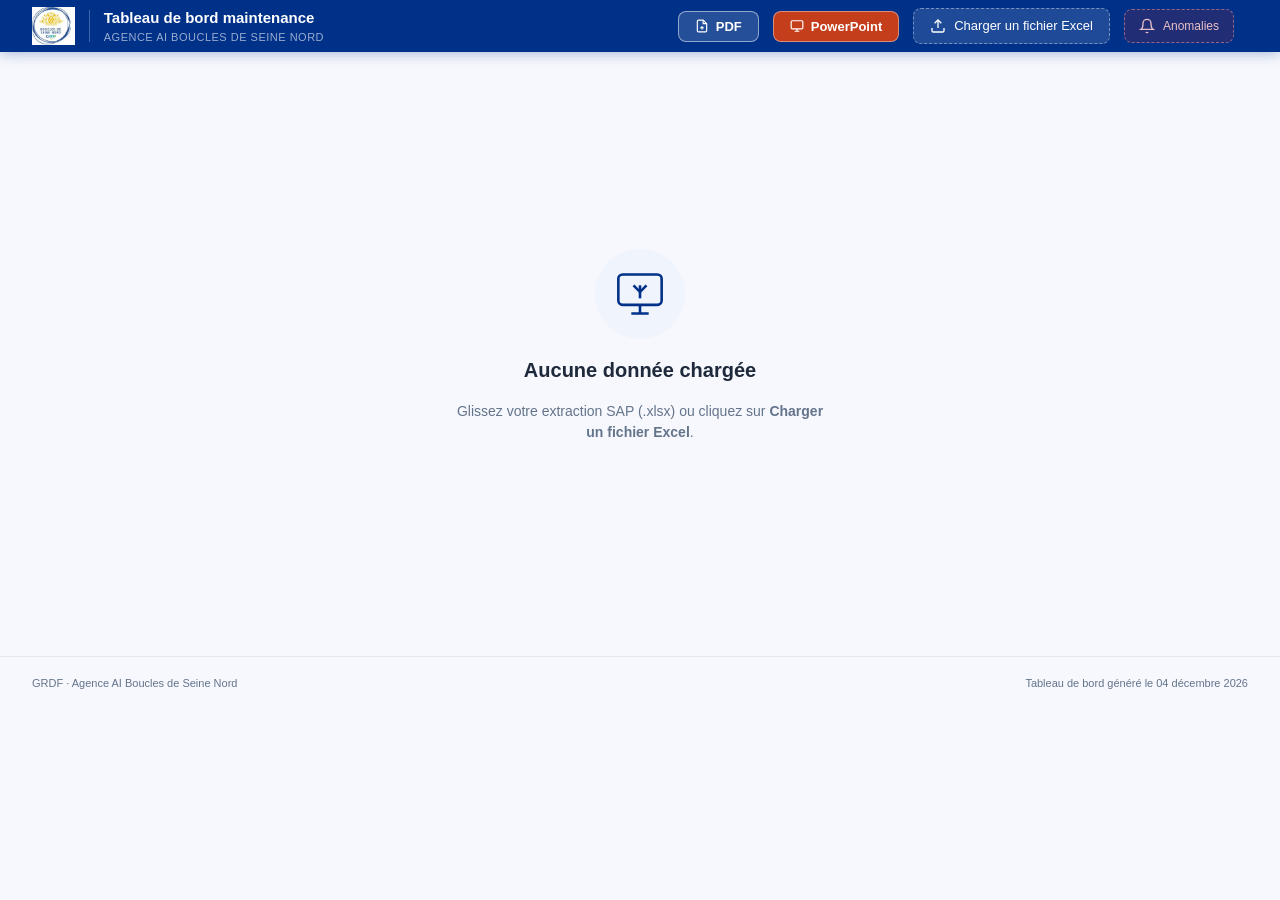
<file: index.html>
<!DOCTYPE html>
<html lang="fr">
<head>
  <meta charset="UTF-8"/>
  <meta name="viewport" content="width=device-width, initial-scale=1.0, minimum-scale=1.0"/>
  <title>GRDF — Tableau de bord maintenance</title>
  <link rel="icon" type="image/png" href="logo.png"/>
  <link rel="stylesheet" href="style.css"/>
  <script src="vendor/xlsx.full.min.js"></script>
  <script src="vendor/chart.umd.min.js"></script>
  <script src="vendor/jspdf.umd.min.js"></script>
  <script src="vendor/html2canvas.min.js"></script>
  <script src="vendor/pptxgen.bundle.js"></script>
</head>
<body>

<header>
  <div class="header-left">
    <div class="logo-block">
      <img src="logo-white.png" alt="Boucles de Seine Nord GRDF" class="logo-img"/>
      <div class="logo-sep"></div>
      <div class="header-titles">
        <span class="header-title">Tableau de bord maintenance</span>
        <span class="header-sub">Agence AI Boucles de Seine Nord</span>
      </div>
    </div>
  </div>
  <div class="header-right">
    <button class="btn-pdf" onclick="exportPDF()">
      <svg width="14" height="14" viewBox="0 0 24 24" fill="none" stroke="currentColor" stroke-width="2"><path d="M14 2H6a2 2 0 0 0-2 2v16a2 2 0 0 0 2 2h12a2 2 0 0 0 2-2V8z"/><polyline points="14 2 14 8 20 8"/><line x1="12" y1="12" x2="12" y2="18"/><line x1="9" y1="15" x2="15" y2="15"/></svg>
      PDF
    </button>
    <button class="btn-pptx" onclick="exportPPTX()">
      <svg width="14" height="14" viewBox="0 0 24 24" fill="none" stroke="currentColor" stroke-width="2"><rect x="2" y="3" width="20" height="14" rx="2"/><path d="M8 21h8M12 17v4"/></svg>
      PowerPoint
    </button>
    <div id="file-drop-zone" onclick="document.getElementById('fileInput').click()">
      <svg width="16" height="16" viewBox="0 0 24 24" fill="none" stroke="currentColor" stroke-width="2"><path d="M21 15v4a2 2 0 0 1-2 2H5a2 2 0 0 1-2-2v-4"/><polyline points="17 8 12 3 7 8"/><line x1="12" y1="3" x2="12" y2="15"/></svg>
      <span id="drop-label">Charger un fichier Excel</span>
    </div>
    <input type="file" id="fileInput" accept=".xlsx,.xls" style="display:none" onchange="loadFile(this)"/>
    <div id="file-avis-drop-zone" onclick="document.getElementById('fileAvisInput').click()">
      <svg width="16" height="16" viewBox="0 0 24 24" fill="none" stroke="currentColor" stroke-width="2"><path d="M18 8A6 6 0 0 0 6 8c0 7-3 9-3 9h18s-3-2-3-9"/><path d="M13.73 21a2 2 0 0 1-3.46 0"/></svg>
      <span id="drop-avis-label">Anomalies</span>
    </div>
    <input type="file" id="fileAvisInput" accept=".xlsx,.xls" style="display:none" onchange="loadAvisFile(this)"/>
    <div id="file-meta"></div>
  </div>
</header>

<main id="app">

  <div id="empty-state">
    <div class="empty-icon">
      <svg width="52" height="52" viewBox="0 0 24 24" fill="none" stroke="currentColor" stroke-width="1.2"><rect x="2" y="3" width="20" height="14" rx="2"/><path d="M8 21h8M12 17v4"/><path d="M9 8l3 3 3-3"/><line x1="12" y1="8" x2="12" y2="14"/></svg>
    </div>
    <h2>Aucune donnée chargée</h2>
    <p>Glissez votre extraction SAP (.xlsx) ou cliquez sur <strong>Charger un fichier Excel</strong>.</p>
  </div>

  <div id="dashboard" style="display:none">

    <!-- BARRE ONGLETS + FILTRES -->
    <div class="mode-tabs-bar">
      <div class="mode-tabs">
        <button class="mode-tab active" id="tab-prev" onclick="setMode('preventif')">
          <svg width="14" height="14" viewBox="0 0 24 24" fill="none" stroke="currentColor" stroke-width="2"><path d="M9 12l2 2 4-4"/><circle cx="12" cy="12" r="10"/></svg>
          Préventif
          <span class="mode-tab-count" id="tab-prev-count">—</span>
        </button>
        <button class="mode-tab" id="tab-cor" onclick="setMode('correctif')">
          <svg width="14" height="14" viewBox="0 0 24 24" fill="none" stroke="currentColor" stroke-width="2"><path d="M10.29 3.86L1.82 18a2 2 0 0 0 1.71 3h16.94a2 2 0 0 0 1.71-3L13.71 3.86a2 2 0 0 0-3.42 0z"/><line x1="12" y1="9" x2="12" y2="13"/><line x1="12" y1="17" x2="12.01" y2="17"/></svg>
          Correctif
          <span class="mode-tab-count mode-tab-count-cor" id="tab-cor-count">—</span>
        </button>
        <button class="mode-tab mode-tab-avis" id="tab-avis" onclick="setMode('avis')">
          <svg width="14" height="14" viewBox="0 0 24 24" fill="none" stroke="currentColor" stroke-width="2"><path d="M18 8A6 6 0 0 0 6 8c0 7-3 9-3 9h18s-3-2-3-9"/><path d="M13.73 21a2 2 0 0 1-3.46 0"/></svg>
          Anomalies
          <span class="mode-tab-count mode-tab-count-avis" id="tab-avis-count">—</span>
        </button>
      </div>
      <div class="mode-tabs-right">
        <div class="filter-inline-group">
          <label>Entité</label>
          <select id="filter-entite" onchange="applyFilters()"><option value="">Toutes</option></select>
        </div>
        <div class="filter-inline-group">
          <label>Type d'ouvrage</label>
          <select id="filter-ouvrage" onchange="applyFilters()"><option value="">Tous</option></select>
        </div>
        <button class="btn-reset-sm" onclick="resetFilters()" title="Réinitialiser les filtres">↺ Réinitialiser</button>
        <div class="extraction-badge" id="extraction-badge" style="display:none">
          <svg width="12" height="12" viewBox="0 0 24 24" fill="none" stroke="currentColor" stroke-width="2"><circle cx="12" cy="12" r="10"/><polyline points="12 6 12 12 16 14"/></svg>
          <span id="extraction-date">—</span>
        </div>
      </div>
    </div>

    <!-- ══ VUE PRÉVENTIF ══ -->
    <div id="view-preventif">

      <section class="kpis">
        <div class="kpi kpi-blue"><span class="kpi-value" id="kpi-total">—</span><span class="kpi-label">Total OT</span></div>
        <div class="kpi kpi-green"><span class="kpi-value" id="kpi-taux">—</span><span class="kpi-label">Taux de clôture</span></div>
        <div class="kpi kpi-orange"><span class="kpi-value" id="kpi-retard">—</span><span class="kpi-label">OT en retard</span></div>
        <div class="kpi kpi-red"><span class="kpi-value" id="kpi-anomalie">—</span><span class="kpi-label">Terminés avec anomalie</span></div>
        <div class="kpi kpi-gray"><span class="kpi-value" id="kpi-encours">—</span><span class="kpi-label">En cours</span></div>
        <div class="kpi kpi-purple"><span class="kpi-value" id="kpi-attente">—</span><span class="kpi-label">Attente traitement référent</span></div>
      </section>

      <section class="chart-card gauges-section" id="section-gauges">
        <div class="chart-header">
          <span class="chart-title">Avancement par type d'ouvrage</span>
          <span class="chart-legend-hint">🟢 ≥90%&nbsp;&nbsp;🟠 60–90%&nbsp;&nbsp;🔴 &lt;60%</span>
        </div>
        <div id="gauges-container" class="gauges-grid"></div>
      </section>

      <section class="chart-card plan-section" id="section-plan">
        <div class="chart-header">
          <div class="plan-header-left">
            <span class="chart-title">Suivi du plan d'activité — Réel vs Théorique</span>
            <span class="plan-scope">Périmètre : BRC · Robinets · PDL · PDR · SIN</span>
          </div>
          <div class="plan-header-right">
            <div class="plan-zoom-group">
              <button class="plan-zoom-btn" onclick="setPlanZoom(10)">S±10</button>
              <button class="plan-zoom-btn" onclick="setPlanZoom(20)">S±20</button>
              <button class="plan-zoom-btn active" onclick="setPlanZoom(0)">Année</button>
            </div>
            <div id="plan-alert" class="plan-alert plan-alert-ok">—</div>
          </div>
        </div>
        <div class="plan-kpis">
          <div class="plan-kpi"><span class="plan-kpi-value" id="plan-kpi-theorique">—</span><span class="plan-kpi-label" id="plan-kpi-label-theo">Plan cumulé · objectif annuel : — OT</span></div>
          <div class="plan-kpi"><span class="plan-kpi-value plan-kpi-green" id="plan-kpi-realise">—</span><span class="plan-kpi-label">OT réalisés (périmètre plan)</span></div>
          <div class="plan-kpi"><span class="plan-kpi-value" id="plan-kpi-pct">—</span><span class="plan-kpi-label">% Réalisation du plan</span></div>
          <div class="plan-kpi"><span class="plan-kpi-value" id="plan-kpi-ecart">—</span><span class="plan-kpi-label">Écart (réel − plan)</span></div>
        </div>
        <div class="plan-chart-wrap"><canvas id="chartPlanActivite"></canvas></div>
      </section>

      <section class="charts-row-2" id="section-charts">
        <div class="chart-card">
          <div class="chart-header"><span class="chart-title">Répartition des statuts</span></div>
          <div class="chart-body chart-body-donut"><canvas id="chartStatut"></canvas></div>
        </div>
        <div class="chart-card">
          <div class="chart-header"><span class="chart-title">Fait vs Reste à faire — par type d'ouvrage</span></div>
          <div class="chart-body chart-body-bar"><canvas id="chartOuvrageBar"></canvas></div>
        </div>
      </section>

      <section class="table-section">
        <div class="table-header">
          <span class="table-title" id="table-section-title">OT en retard</span>
          <div class="table-actions">
            <div class="tab-group">
              <button class="tab-btn active" data-mode="retard"   onclick="setTableMode('retard')">🔴 En retard</button>
              <button class="tab-btn"        data-mode="afaire"   onclick="setTableMode('afaire')">🔵 Reste à faire</button>
              <button class="tab-btn"        data-mode="attente"  onclick="setTableMode('attente')">⏳ Attente référent</button>
              <button class="tab-btn"        data-mode="incohere" onclick="setTableMode('incohere')">⚠️ Incohérences</button>
              <button class="tab-btn"        data-mode="termine"  onclick="setTableMode('termine')">✅ Terminés</button>
              <button class="tab-btn"        data-mode="all"      onclick="setTableMode('all')">📋 Tous</button>
            </div>
            <button class="btn-excel" onclick="exportExcel()">
              <svg width="13" height="13" viewBox="0 0 24 24" fill="none" stroke="currentColor" stroke-width="2"><path d="M14 2H6a2 2 0 0 0-2 2v16a2 2 0 0 0 2 2h12a2 2 0 0 0 2-2V8z"/><polyline points="14 2 14 8 20 8"/><line x1="8" y1="13" x2="16" y2="13"/><line x1="8" y1="17" x2="16" y2="17"/><line x1="10" y1="9" x2="8" y2="9"/></svg>
              Exporter Excel
            </button>
          </div>
        </div>
        <div class="table-wrapper">
          <div class="table-search-bar">
            <svg width="13" height="13" viewBox="0 0 24 24" fill="none" stroke="#94a3b8" stroke-width="2"><circle cx="11" cy="11" r="8"/><line x1="21" y1="21" x2="16.65" y2="16.65"/></svg>
            <input class="table-search-input" id="search-prev" type="text" placeholder="Rechercher dans les colonnes…" oninput="filterTableSearch('prev')"/>
            <button class="table-search-clear" onclick="clearTableSearch('prev')">✕ Effacer</button>
            <span class="table-result-count" id="search-prev-count"></span>
          </div>
          <table id="table-retard">
            <thead><tr>
              <th class="sortable" data-sort="numSAP" onclick="sortTable('prev',this,'numSAP','str')">N° SAP</th>
              <th class="sortable" data-sort="ordre" onclick="sortTable('prev',this,'ordre','str')">Libellé ordre</th>
              <th class="sortable" data-sort="ouvrage" onclick="sortTable('prev',this,'ouvrage','str')">Type d'ouvrage</th>
              <th class="sortable" data-sort="typeTravail" onclick="sortTable('prev',this,'typeTravail','str')">Type de travail</th>
              <th class="sortable" data-sort="nature" onclick="sortTable('prev',this,'nature','str')">Nature</th>
              <th class="sortable" data-sort="statut" onclick="sortTable('prev',this,'statut','str')">Statut terrain</th>
              <th class="sortable" data-sort="statutOrdre" onclick="sortTable('prev',this,'statutOrdre','str')">Statut ordre</th>
              <th class="sortable" data-sort="entite" onclick="sortTable('prev',this,'entite','str')">Entité</th>
              <th class="sortable" data-sort="ville" onclick="sortTable('prev',this,'ville','str')">Ville</th>
              <th class="sortable" data-sort="dateRef" onclick="sortTable('prev',this,'dateRef','date')">Date référence</th>
            </tr></thead>
            <tbody id="table-retard-body"></tbody>
          </table>
        </div>
      </section>

    </div><!-- /view-preventif -->

    <!-- ══ VUE CORRECTIF ══ -->
    <div id="view-correctif" style="display:none">

      <!-- KPIs -->
      <section class="kpis kpis-cor">
        <div class="kpi kpi-blue"><span class="kpi-value" id="cor-kpi-total">—</span><span class="kpi-label">Total OT correctifs</span></div>
        <div class="kpi kpi-red"><span class="kpi-value" id="cor-kpi-ouverts">—</span><span class="kpi-label">OT ouverts</span></div>
        <div class="kpi kpi-green"><span class="kpi-value" id="cor-kpi-clotures">—</span><span class="kpi-label">OT clôturés</span></div>
        <div class="kpi kpi-orange"><span class="kpi-value" id="cor-kpi-taux">—</span><span class="kpi-label">Taux de clôture</span></div>
        <div class="kpi kpi-red"><span class="kpi-value" id="cor-kpi-depasses">—</span><span class="kpi-label">Dépassés &gt; 1 mois</span></div>
        <div class="kpi kpi-purple"><span class="kpi-value" id="cor-kpi-anomalies">—</span><span class="kpi-label">Terminés avec anomalie</span></div>
      </section>

      <!-- ANCIENNETÉ + RÉPARTITIONS -->
      <section class="charts-row-3">

        <div class="chart-card">
          <div class="chart-header">
            <span class="chart-title">Ancienneté des OT ouverts</span>
            <span class="chart-legend-hint">Depuis la date de référence</span>
          </div>
          <div class="cor-tranches">
            <div class="cor-tranche cor-tranche-low">
              <div class="cor-tranche-val" id="cor-t1-val">—</div>
              <div class="cor-tranche-pct" id="cor-t1-pct">—</div>
              <div class="cor-tranche-label">1 à 3 mois</div>
            </div>
            <div class="cor-tranche cor-tranche-warn">
              <div class="cor-tranche-val" id="cor-t2-val">—</div>
              <div class="cor-tranche-pct" id="cor-t2-pct">—</div>
              <div class="cor-tranche-label">6 à 12 mois</div>
            </div>
            <div class="cor-tranche cor-tranche-danger">
              <div class="cor-tranche-val" id="cor-t3-val">—</div>
              <div class="cor-tranche-pct" id="cor-t3-pct">—</div>
              <div class="cor-tranche-label">&gt; 12 mois</div>
            </div>
          </div>
          <div style="height:160px;padding:4px 16px 12px"><canvas id="chartCorAnciennete"></canvas></div>
        </div>

        <div class="chart-card">
          <div class="chart-header"><span class="chart-title">Correctifs par type d'ouvrage</span></div>
          <div style="height:280px;padding:8px 16px 12px"><canvas id="chartCorOuvrage"></canvas></div>
        </div>

        <div class="chart-card">
          <div class="chart-header"><span class="chart-title">Répartition par entité</span></div>
          <div class="chart-body chart-body-donut"><canvas id="chartCorEntite"></canvas></div>
        </div>

      </section>

      <!-- COURBE ENTRÉE VS CLÔTURE -->
      <section class="chart-card">
        <div class="chart-header">
          <span class="chart-title">Évolution — OT correctifs ouverts vs clôturés (cumulé 2026)</span>
        </div>
        <div class="plan-chart-wrap"><canvas id="chartCorCourbe"></canvas></div>
      </section>

      <!-- TABLE CORRECTIF -->
      <section class="table-section">
        <div class="table-header">
          <span class="table-title" id="cor-table-title">OT correctifs ouverts</span>
          <div class="table-actions">
            <div class="tab-group">
              <button class="tab-btn active" data-mode="cor-ouverts"  onclick="setCorTableMode('cor-ouverts')">🔴 Ouverts</button>
              <button class="tab-btn"        data-mode="cor-depasses" onclick="setCorTableMode('cor-depasses')">⏰ Dépassés</button>
              <button class="tab-btn"        data-mode="cor-clotures" onclick="setCorTableMode('cor-clotures')">✅ Clôturés</button>
              <button class="tab-btn"        data-mode="cor-all"      onclick="setCorTableMode('cor-all')">📋 Tous</button>
            </div>
            <button class="btn-excel" onclick="exportExcelCor()">
              <svg width="13" height="13" viewBox="0 0 24 24" fill="none" stroke="currentColor" stroke-width="2"><path d="M14 2H6a2 2 0 0 0-2 2v16a2 2 0 0 0 2 2h12a2 2 0 0 0 2-2V8z"/><polyline points="14 2 14 8 20 8"/><line x1="8" y1="13" x2="16" y2="13"/><line x1="8" y1="17" x2="16" y2="17"/><line x1="10" y1="9" x2="8" y2="9"/></svg>
              Exporter Excel
            </button>
          </div>
        </div>
        <div class="table-wrapper">
          <div class="table-search-bar">
            <svg width="13" height="13" viewBox="0 0 24 24" fill="none" stroke="#94a3b8" stroke-width="2"><circle cx="11" cy="11" r="8"/><line x1="21" y1="21" x2="16.65" y2="16.65"/></svg>
            <input class="table-search-input" id="search-cor" type="text" placeholder="Rechercher dans les colonnes…" oninput="filterTableSearch('cor')"/>
            <button class="table-search-clear" onclick="clearTableSearch('cor')">✕ Effacer</button>
            <span class="table-result-count" id="search-cor-count"></span>
          </div>
          <table id="table-cor">
            <thead><tr>
              <th class="sortable" onclick="sortTable('cor',this,'numSAP','str')">N° SAP</th>
              <th class="sortable" onclick="sortTable('cor',this,'ordre','str')">Libellé ordre</th>
              <th class="sortable" onclick="sortTable('cor',this,'ouvrage','str')">Type d'ouvrage</th>
              <th class="sortable" onclick="sortTable('cor',this,'typeTravail','str')">Type de travail</th>
              <th class="sortable" onclick="sortTable('cor',this,'statut','str')">Statut terrain</th>
              <th class="sortable" onclick="sortTable('cor',this,'statutOrdre','str')">Statut ordre</th>
              <th class="sortable" onclick="sortTable('cor',this,'entite','str')">Entité</th>
              <th class="sortable" onclick="sortTable('cor',this,'ville','str')">Ville</th>
              <th class="sortable" onclick="sortTable('cor',this,'dateRef','date')">Date référence</th>
              <th class="sortable" onclick="sortTable('cor',this,'_ancDays','num')">Ancienneté</th>
            </tr></thead>
            <tbody id="table-cor-body"></tbody>
          </table>
        </div>
      </section>

    </div><!-- /view-correctif -->

    <!-- ══ VUE AVIS PM ══ -->
    <div id="view-avis" style="display:none">
      <div id="avis-empty-banner" style="display:flex;flex-direction:column;align-items:center;justify-content:center;min-height:48vh;gap:14px;color:#64748b;text-align:center">
        <div style="background:#fde8e8;border-radius:50%;width:80px;height:80px;display:flex;align-items:center;justify-content:center;color:#b91c1c">
          <svg width="36" height="36" viewBox="0 0 24 24" fill="none" stroke="currentColor" stroke-width="1.4"><path d="M18 8A6 6 0 0 0 6 8c0 7-3 9-3 9h18s-3-2-3-9"/><path d="M13.73 21a2 2 0 0 1-3.46 0"/></svg>
        </div>
        <h3 style="font-size:18px;color:#1e293b;font-weight:600">Fichier Anomalies non chargé</h3>
        <p style="font-size:13px;max-width:360px;line-height:1.6">Cliquez sur <strong>Anomalies</strong> dans l'en-tête pour charger votre extraction SAP des avis d'anomalies.</p>
        <button onclick="document.getElementById('fileAvisInput').click()" style="display:inline-flex;align-items:center;gap:8px;background:#003189;color:#fff;border:none;border-radius:8px;padding:10px 24px;font-size:14px;font-weight:600;cursor:pointer;margin-top:6px">
          <svg width="14" height="14" viewBox="0 0 24 24" fill="none" stroke="currentColor" stroke-width="2"><path d="M21 15v4a2 2 0 0 1-2 2H5a2 2 0 0 1-2-2v-4"/><polyline points="17 8 12 3 7 8"/><line x1="12" y1="3" x2="12" y2="15"/></svg>
          Charger le fichier Anomalies
        </button>
      </div>
      <div id="avis-content" style="display:none">
        <section class="kpis">
          <div class="kpi kpi-blue">  <span class="kpi-value" id="avis-kpi-total">—</span>  <span class="kpi-label">Total avis</span></div>
          <div class="kpi kpi-orange"><span class="kpi-value" id="avis-kpi-sans-ot">—</span> <span class="kpi-label">Sans OT correctif</span></div>
          <div class="kpi kpi-purple"><span class="kpi-value" id="avis-kpi-ko">—</span>       <span class="kpi-label">Hors délai</span></div>
          <div class="kpi kpi-slate" onclick="setAvisMode('nonqualif')" style="cursor:pointer" title="Voir les anomalies non identifiées dans le référentiel">
            <span class="kpi-value" id="avis-kpi-nonqualif">—</span>
            <span class="kpi-label">❓ Non qualifiées</span>
          </div>
          <div class="kpi kpi-green"> <span class="kpi-value" id="avis-kpi-lies">—</span>     <span class="kpi-label">Liés à un OT chargé</span></div>
        </section>
        <section class="avis-focus-row">
          <!-- KPIs BRC spécifiques -->
          <section class="kpis-brc avis-focus-block">
            <div class="kpi-brc-header">🏢 Focus BRC</div>
            <div class="kpi kpi-brc-card" onclick="setAvisMode('brc-p18')" style="cursor:pointer">
              <div class="kpi-brc-label">P-18 mois</div>
              <div class="kpi-brc-desc">Accès impossibles</div>
              <div class="kpi-brc-total" id="brc-p18-total">—</div>
              <div class="kpi-brc-sub" id="brc-p18-ko">—</div>
            </div>
            <div class="kpi kpi-brc-card" onclick="setAvisMode('brc-p')" style="cursor:pointer">
              <div class="kpi-brc-label">Prescrit (P)</div>
              <div class="kpi-brc-desc">P-1 mois · P-3 mois · P-2 ans</div>
              <div class="kpi-brc-total" id="brc-p-total">—</div>
              <div class="kpi-brc-sub" id="brc-p-ko">—</div>
            </div>
            <div class="kpi kpi-brc-card" onclick="setAvisMode('brc-r')" style="cursor:pointer">
              <div class="kpi-brc-label">Recommandé (R)</div>
              <div class="kpi-brc-desc">R-1 mois · R-2 ans · R-3</div>
              <div class="kpi-brc-total" id="brc-r-total">—</div>
              <div class="kpi-brc-sub" id="brc-r-ko">—</div>
            </div>
          </section>

          <!-- KPIs ROB spécifiques NACC / NMAN -->
          <section class="kpis-brc kpis-rob avis-focus-block">
            <div class="kpi-brc-header">🔩 Focus ROB</div>
            <div class="kpi kpi-brc-card kpi-rob-card" onclick="setAvisMode('rob-nacc')" style="cursor:pointer">
              <div class="kpi-brc-label">NACC</div>
              <div class="kpi-brc-desc">Accès impossible robinet</div>
              <div class="kpi-brc-total" id="rob-nacc-total">—</div>
              <div class="kpi-brc-sub" id="rob-nacc-ko">—</div>
            </div>
            <div class="kpi kpi-brc-card kpi-rob-card" onclick="setAvisMode('rob-nman')" style="cursor:pointer">
              <div class="kpi-brc-label">NMAN</div>
              <div class="kpi-brc-desc">Non manœuvrabilité robinet</div>
              <div class="kpi-brc-total" id="rob-nman-total">—</div>
              <div class="kpi-brc-sub" id="rob-nman-ko">—</div>
            </div>
            <div class="kpi kpi-brc-card kpi-rob-card" onclick="setAvisMode('rob-all')" style="cursor:pointer">
              <div class="kpi-brc-label">Tous ROB</div>
              <div class="kpi-brc-desc">Toutes anomalies robinets</div>
              <div class="kpi-brc-total" id="rob-all-total">—</div>
              <div class="kpi-brc-sub" id="rob-all-ko">—</div>
            </div>
          </section>
        </section>
        <section class="charts-row-2 avis-charts-row">
          <div class="chart-card">
            <div class="chart-header"><span class="chart-title">Répartition par priorité</span></div>
            <div class="chart-body chart-body-donut"><canvas id="chartAvisPrio"></canvas></div>
          </div>
          <div class="chart-card">
            <div class="chart-header"><span class="chart-title">Ancienneté — avis sans OT</span></div>
            <div class="chart-body chart-body-bar"><canvas id="chartAvisAge"></canvas></div>
          </div>
        </section>

        <section class="chart-card" id="avis-filters-panel">
          <div class="chart-header"><span class="chart-title">Filtres anomalies combinables (ET entre groupes, OU dans un groupe)</span></div>
          <div style="padding:0 16px 14px;display:grid;grid-template-columns:repeat(auto-fit,minmax(250px,1fr));gap:12px 16px">
            <div class="filter-inline-group">
              <label>Ouvrage</label>
              <select id="avis-filter-ouvrage" onchange="onAvisFilterChange()">
                <option value="">Tous</option>
                <option value="BRC">BRC</option>
                <option value="ROB">ROB</option>
              </select>
            </div>
            <div>
              <div style="font-size:12px;color:#475569;margin-bottom:6px;font-weight:600">Priorité (multi)</div>
              <div id="avis-filter-priority-group" style="display:flex;flex-wrap:wrap;gap:8px 12px">
                <label><input type="checkbox" class="avis-filter-priority" value="P1" onchange="onAvisFilterChange()"/> P1</label>
                <label><input type="checkbox" class="avis-filter-priority" value="P2" onchange="onAvisFilterChange()"/> P2</label>
                <label><input type="checkbox" class="avis-filter-priority" value="R1" onchange="onAvisFilterChange()"/> R1</label>
                <label><input type="checkbox" class="avis-filter-priority" value="R2" onchange="onAvisFilterChange()"/> R2</label>
                <label><input type="checkbox" class="avis-filter-priority" value="R3" onchange="onAvisFilterChange()"/> R3</label>
              </div>
            </div>
            <div>
              <div style="font-size:12px;color:#475569;margin-bottom:6px;font-weight:600">Délai (multi)</div>
              <div id="avis-filter-delay-group" style="display:flex;flex-wrap:wrap;gap:8px 12px">
                <label><input type="checkbox" class="avis-filter-delay" value="1m" onchange="onAvisFilterChange()"/> 1 mois</label>
                <label><input type="checkbox" class="avis-filter-delay" value="18m" onchange="onAvisFilterChange()"/> 18 mois</label>
                <label><input type="checkbox" class="avis-filter-delay" value="2y" onchange="onAvisFilterChange()"/> 2 ans</label>
                <label><input type="checkbox" class="avis-filter-delay" value="none" onchange="onAvisFilterChange()"/> Sans délai</label>
              </div>
            </div>
            <div>
              <div style="font-size:12px;color:#475569;margin-bottom:6px;font-weight:600">Type d'anomalie (multi)</div>
              <div id="avis-filter-type-group" style="display:flex;flex-wrap:wrap;gap:8px 12px">
                <label><input type="checkbox" class="avis-filter-type" value="nacc" onchange="onAvisFilterChange()"/> NACC</label>
                <label><input type="checkbox" class="avis-filter-type" value="nman" onchange="onAvisFilterChange()"/> NMAN</label>
                <span id="avis-filter-type-dynamic" style="display:flex;flex-wrap:wrap;gap:8px 12px"></span>
              </div>
            </div>
            <div>
              <div style="font-size:12px;color:#475569;margin-bottom:6px;font-weight:600">Statut / traitement (multi)</div>
              <div id="avis-filter-treatment-group" style="display:flex;flex-wrap:wrap;gap:8px 12px">
                <label><input type="checkbox" class="avis-filter-treatment" value="with-ot" onchange="onAvisFilterChange()"/> Avec OT</label>
                <label><input type="checkbox" class="avis-filter-treatment" value="without-ot" onchange="onAvisFilterChange()"/> Sans OT</label>
                <label><input type="checkbox" class="avis-filter-treatment" value="overdue" onchange="onAvisFilterChange()"/> Hors délai</label>
                <label><input type="checkbox" class="avis-filter-treatment" value="on-time" onchange="onAvisFilterChange()"/> Dans les délais</label>
                <label><input type="checkbox" class="avis-filter-treatment" value="nonqualif" onchange="onAvisFilterChange()"/> Non qualifiées</label>
              </div>
            </div>
          </div>
          <div style="padding:0 16px 14px;display:flex;gap:10px;align-items:center;justify-content:flex-end">
            <button class="btn-reset-sm" onclick="resetAvisFilters()" title="Réinitialiser les filtres anomalies">↺ Réinitialiser les filtres</button>
          </div>
        </section>
        <section class="table-section">
          <div class="table-header">
            <span class="table-title" id="avis-table-title">Anomalies</span>
            <div class="table-actions">
              <button class="btn-excel" onclick="exportExcelAvis()">
                <svg width="13" height="13" viewBox="0 0 24 24" fill="none" stroke="currentColor" stroke-width="2"><path d="M14 2H6a2 2 0 0 0-2 2v16a2 2 0 0 0 2 2h12a2 2 0 0 0 2-2V8z"/><polyline points="14 2 14 8 20 8"/><line x1="8" y1="13" x2="16" y2="13"/><line x1="8" y1="17" x2="16" y2="17"/><line x1="10" y1="9" x2="8" y2="9"/></svg>
                Exporter Excel
              </button>
            </div>
          </div>
          <div class="table-wrapper">
            <div class="table-search-bar">
              <svg width="13" height="13" viewBox="0 0 24 24" fill="none" stroke="#94a3b8" stroke-width="2"><circle cx="11" cy="11" r="8"/><line x1="21" y1="21" x2="16.65" y2="16.65"/></svg>
              <input class="table-search-input" id="search-avis" type="text" placeholder="Rechercher dans les colonnes…" oninput="filterTableSearch('avis')"/>
              <button class="table-search-clear" onclick="clearTableSearch('avis')">✕ Effacer</button>
              <span class="table-result-count" id="search-avis-count"></span>
            </div>
            <table id="table-avis">
              <thead><tr>
                <th class="sortable" onclick="sortTable('avis',this,'avis','str')">N° Avis</th>
                <th class="sortable" onclick="sortTable('avis',this,'prioGrp','prio')">Priorité</th>
                <th class="sortable" onclick="sortTable('avis',this,'defail','str')">Défaillance</th>
                <th class="sortable" onclick="sortTable('avis',this,'delaiLabel','str')">Délai</th>
                <th class="sortable" onclick="sortTable('avis',this,'confCode','str')">Conformité</th>
                <th class="sortable" onclick="sortTable('avis',this,'ville','str')">Ville</th>
                <th class="sortable" onclick="sortTable('avis',this,'rue','str')">Adresse</th>
                <th class="sortable" onclick="sortTable('avis',this,'ageDays','num')">Ancienneté</th>
                <th>OT lié</th>
              </tr></thead>
              <tbody id="table-avis-body"></tbody>
            </table>
          </div>
        </section>
      </div>
    </div><!-- /view-avis -->

  </div><!-- /dashboard -->
</main>

<footer>
  <span>GRDF · Agence AI Boucles de Seine Nord</span>
  <span id="footer-date"></span>
</footer>

<script src="dashboard.js"></script>
</body>
</html>
</file>
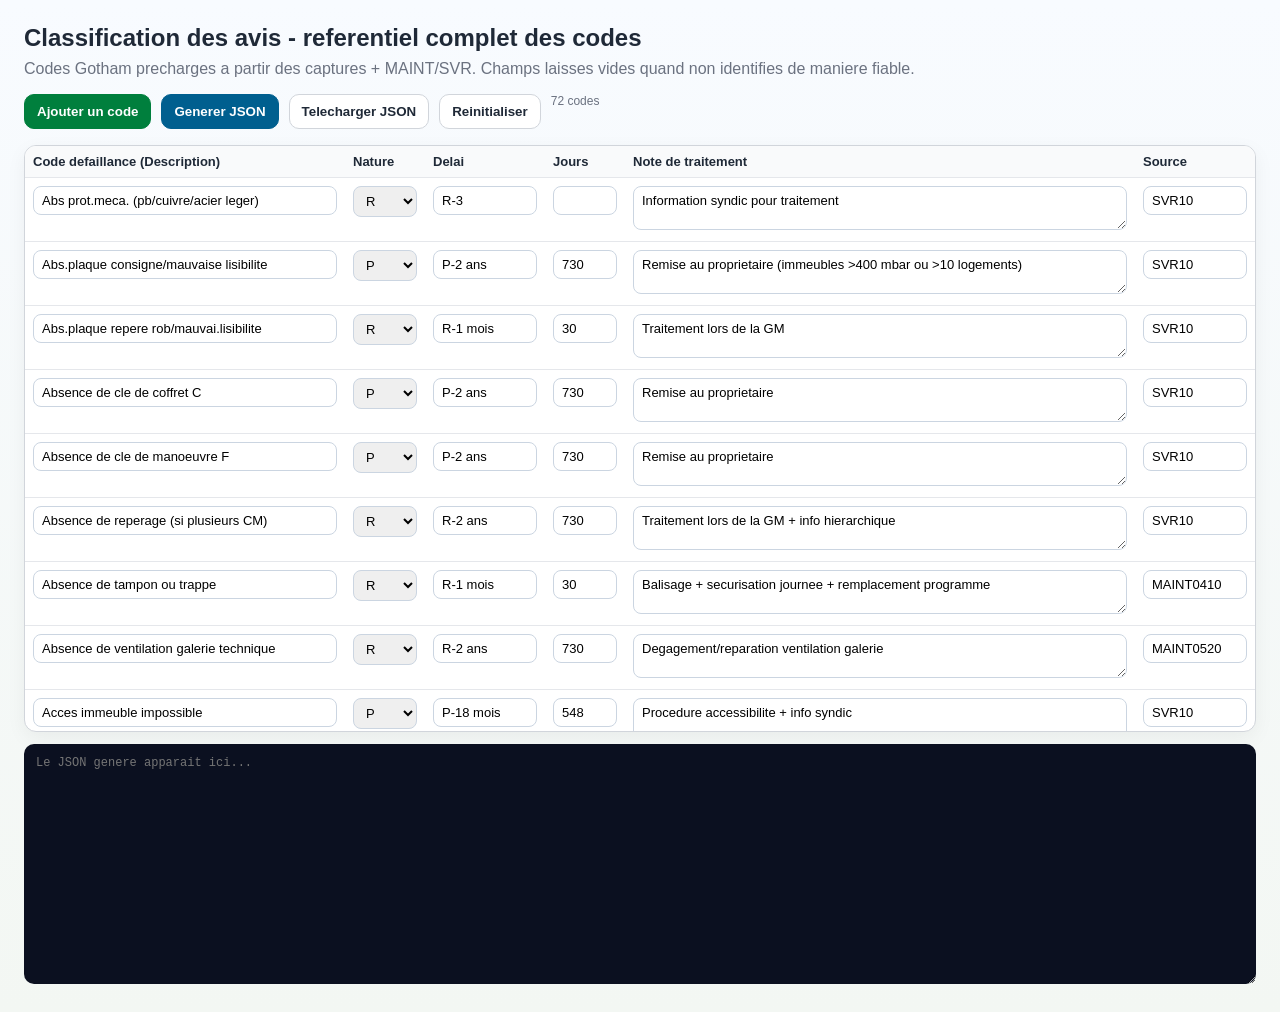
<file: classification-avis-codes-complet.html>
<!DOCTYPE html>
<html lang="fr">
<head>
  <meta charset="UTF-8" />
  <meta name="viewport" content="width=device-width, initial-scale=1.0" />
  <title>Classification des avis - Codes defaillance</title>
  <style>
    :root {
      --bg: #f5f7fa;
      --card: #ffffff;
      --text: #1f2937;
      --muted: #6b7280;
      --line: #d1d5db;
      --accent: #007f3d;
      --accent2: #005f8f;
    }
    * { box-sizing: border-box; }
    body {
      margin: 0;
      padding: 24px;
      font-family: "Segoe UI", Tahoma, Arial, sans-serif;
      background: linear-gradient(180deg, #f8fbff 0%, #f3f7f3 100%);
      color: var(--text);
    }
    .wrap { max-width: 1400px; margin: 0 auto; }
    .head { margin-bottom: 16px; }
    h1 { margin: 0 0 8px; font-size: 24px; }
    .hint { margin: 0; color: var(--muted); }
    .toolbar {
      display: flex;
      gap: 10px;
      flex-wrap: wrap;
      margin: 16px 0;
    }
    button {
      border: 1px solid var(--line);
      background: var(--card);
      color: var(--text);
      padding: 9px 12px;
      border-radius: 10px;
      cursor: pointer;
      font-weight: 600;
    }
    button.primary {
      background: var(--accent);
      color: #fff;
      border-color: var(--accent);
    }
    button.secondary {
      background: var(--accent2);
      color: #fff;
      border-color: var(--accent2);
    }
    .card {
      background: var(--card);
      border: 1px solid var(--line);
      border-radius: 12px;
      overflow: hidden;
      box-shadow: 0 6px 20px rgba(0,0,0,0.05);
    }
    .table-wrap { overflow: auto; max-height: 65vh; }
    table { width: 100%; border-collapse: collapse; min-width: 1200px; }
    th, td {
      border-bottom: 1px solid #e5e7eb;
      padding: 8px;
      vertical-align: top;
      font-size: 13px;
    }
    th {
      position: sticky;
      top: 0;
      background: #f9fafb;
      text-align: left;
      z-index: 2;
    }
    input, select, textarea {
      width: 100%;
      border: 1px solid #cbd5e1;
      border-radius: 8px;
      padding: 6px 8px;
      font-size: 13px;
      font-family: inherit;
    }
    textarea { min-height: 40px; resize: vertical; }
    .muted { color: var(--muted); font-size: 12px; }
    #jsonOut {
      width: 100%;
      min-height: 240px;
      margin-top: 12px;
      background: #0b1020;
      color: #d1f7ff;
      border-radius: 10px;
      border: none;
      padding: 12px;
      font-family: Consolas, Monaco, monospace;
      font-size: 12px;
    }
  </style>
</head>
<body>
  <div class="wrap">
    <div class="head">
      <h1>Classification des avis - referentiel complet des codes</h1>
      <p class="hint">Codes Gotham precharges a partir des captures + MAINT/SVR. Champs laisses vides quand non identifies de maniere fiable.</p>
    </div>

    <div class="toolbar">
      <button class="primary" onclick="addRow()">Ajouter un code</button>
      <button class="secondary" onclick="buildJson()">Generer JSON</button>
      <button onclick="downloadJson()">Telecharger JSON</button>
      <button onclick="resetData()">Reinitialiser</button>
      <span class="muted" id="count"></span>
    </div>

    <div class="card">
      <div class="table-wrap">
        <table>
          <thead>
            <tr>
              <th style="width: 320px;">Code defaillance (Description)</th>
              <th style="width: 80px;">Nature</th>
              <th style="width: 120px;">Delai</th>
              <th style="width: 80px;">Jours</th>
              <th>Note de traitement</th>
              <th style="width: 120px;">Source</th>
            </tr>
          </thead>
          <tbody id="tbody"></tbody>
        </table>
      </div>
    </div>

    <textarea id="jsonOut" placeholder="Le JSON genere apparait ici..."></textarea>
  </div>

<script>
const BASE_DATA = [
  { code: "Abs prot.meca. (pb/cuivre/acier leger)", nature: "R", delai: "R-3", jours: "", traitement: "Information syndic pour traitement", source: "SVR10" },
  { code: "Abs.plaque consigne/mauvaise lisibilite", nature: "P", delai: "P-2 ans", jours: 730, traitement: "Remise au proprietaire (immeubles >400 mbar ou >10 logements)", source: "SVR10" },
  { code: "Abs.plaque repere rob/mauvai.lisibilite", nature: "R", delai: "R-1 mois", jours: 30, traitement: "Traitement lors de la GM", source: "SVR10" },
  { code: "Absence de cle de coffret C", nature: "P", delai: "P-2 ans", jours: 730, traitement: "Remise au proprietaire", source: "SVR10" },
  { code: "Absence de cle de manoeuvre F", nature: "P", delai: "P-2 ans", jours: 730, traitement: "Remise au proprietaire", source: "SVR10" },
  { code: "Absence de reperage (si plusieurs CM)", nature: "R", delai: "R-2 ans", jours: 730, traitement: "Traitement lors de la GM + info hierarchique", source: "SVR10" },
  { code: "Absence de tampon ou trappe", nature: "R", delai: "R-1 mois", jours: 30, traitement: "Balisage + securisation journee + remplacement programme", source: "MAINT0410" },
  { code: "Absence de ventilation galerie technique", nature: "R", delai: "R-2 ans", jours: 730, traitement: "Degagement/reparation ventilation galerie", source: "MAINT0520" },
  { code: "Acces immeuble impossible", nature: "P", delai: "P-18 mois", jours: 548, traitement: "Procedure accessibilite + info syndic", source: "SVR10" },
  { code: "Acces impossible a la CI", nature: "P", delai: "P-18 mois", jours: 548, traitement: "Procedure accessibilite + info syndic", source: "SVR10" },
  { code: "Acces impossible a la Nourrice", nature: "P", delai: "P-18 mois", jours: 548, traitement: "Procedure accessibilite + info syndic", source: "SVR10" },
  { code: "Acces impossible au robinet 13.2", nature: "P", delai: "P-18 mois", jours: 548, traitement: "Procedure accessibilite + info syndic", source: "SVR10" },
  { code: "Acces impossible Conduite Montante", nature: "P", delai: "P-18 mois", jours: 548, traitement: "Procedure accessibilite + info syndic", source: "SVR10" },
  { code: "Acces impossible equipements du poste", nature: "P", delai: "P-18 mois", jours: 548, traitement: "Procedure accessibilite + info syndic", source: "SVR10" },
  { code: "Acces installation impossible", nature: "P", delai: "P-18 mois", jours: 548, traitement: "Procedure accessibilite + info syndic", source: "SVR10" },
  { code: "Acces Robinet impossible", nature: "P", delai: "P-1 mois", jours: 30, traitement: "Suppression anomalie GM ou NACC", source: "MAINT0410" },
  { code: "Acces robinet RDD impossible", nature: "R", delai: "R-2 ans", jours: 730, traitement: "Tracabilite + programmation correctif", source: "MAINT0410" },
  { code: "Branchement improductif non obture", nature: "P", delai: "P-1 mois", jours: 30, traitement: "Procedure securisation + info hierarchique", source: "SVR10" },
  { code: "Butee cassee ou introuvable", nature: "P", delai: "P-2 ans", jours: 730, traitement: "Procedure deblocage + trace Carpathe", source: "MAINT0410" },
  { code: "CDG detendeur non-normalise", nature: "P", delai: "P-3 mois", jours: 90, traitement: "Remplacement detendeur + tracabilite", source: "SVR10" },
  { code: "Chambre de vanne deteriore / fissure", nature: "R", delai: "R-1 mois", jours: 30, traitement: "Photos + info hierarchique + programmation", source: "MAINT0410" },
  { code: "Coffret casse/endommage", nature: "R", delai: "R-2 ans", jours: 730, traitement: "Debriefing + photos + programmation", source: "SVR10" },
  { code: "Connexion event absente, endommagee", nature: "", delai: "", jours: "", traitement: "", source: "" },
  { code: "Corrosion superficielle canalisation", nature: "R", delai: "R-2 ans", jours: 730, traitement: "Debriefing + photos + analyse technique", source: "SVR10" },
  { code: "Defaut transmission d'etat (mecanique)", nature: "", delai: "", jours: "", traitement: "", source: "" },
  { code: "Detendeur vetuste (hors DGI)", nature: "R", delai: "R-2 ans", jours: 730, traitement: "Debriefing + photos + analyse technique", source: "SVR10" },
  { code: "Deterioration de l'armoire", nature: "R", delai: "R-1 mois", jours: 30, traitement: "Photos + info hierarchique + programmation", source: "MAINT0410" },
  { code: "Difficilement manoeuvrable", nature: "R", delai: "R-2 ans", jours: 730, traitement: "Information hierarchique + programmation", source: "SVR10" },
  { code: "Doute sur presence de fonte grise", nature: "P", delai: "IMMEDIAT", jours: 0, traitement: "Information hierarchique immediate + processus fonte grise", source: "SVR10" },
  { code: "Enrouillement bride/manchon", nature: "R", delai: "R-3", jours: "", traitement: "Suppression origine corrosion + reparation/changement assemblage", source: "MAINT0520" },
  { code: "Etat ROB (O/F) NonConf / SE", nature: "R", delai: "R-1 mois", jours: 30, traitement: "Contact CE immediate + decision CE", source: "MAINT0410" },
  { code: "Fermeture intempestive", nature: "", delai: "", jours: "", traitement: "", source: "" },
  { code: "Mauvais traitement de l'information", nature: "", delai: "", jours: "", traitement: "", source: "" },
  { code: "Mesure compensatoire endommagee", nature: "", delai: "", jours: "", traitement: "", source: "" },
  { code: "Non etancheite a la fermeture", nature: "R", delai: "R-2 ans", jours: 730, traitement: "Info CE + tracabilite + analyse BEX/GROP/BERG", source: "MAINT0410" },
  { code: "Non etancheite interne", nature: "R", delai: "R-2 ans", jours: 730, traitement: "Info CE + tracabilite + analyse BEX/GROP/BERG", source: "MAINT0410" },
  { code: "Non etancheite interne (incidt ou autre)", nature: "R", delai: "R-2 ans", jours: 730, traitement: "Info CE + tracabilite + analyse BEX/GROP/BERG", source: "MAINT0410" },
  { code: "Non etancheite interne regulateur", nature: "P", delai: "P-1 mois", jours: 30, traitement: "Processus regulateur + ISG depannage", source: "SVR10" },
  { code: "Non manoeuvrabilite", nature: "P", delai: "P-2 ans", jours: 730, traitement: "Procedure deblocage + analyse BERG", source: "MAINT0410" },
  { code: "Non manoeuvrabilite de l'OCG", nature: "P", delai: "P-2 ans", jours: 730, traitement: "Info hierarchique + info gestionnaire", source: "SVR10" },
  { code: "OCG absent ou non visible", nature: "P", delai: "P-2 ans", jours: 730, traitement: "Info hierarchique + info gestionnaire + autorisation", source: "SVR10" },
  { code: "OCG non accessible", nature: "P", delai: "P-1 mois", jours: 30, traitement: "Realisation lors de la GM + info hierarchique", source: "SVR10" },
  { code: "Penetration CI non etanche", nature: "P", delai: "P-1 mois", jours: 30, traitement: "Traitement lors de la gamme", source: "SVR10" },
  { code: "Plaque de reperage absente", nature: "R", delai: "R-1 mois", jours: 30, traitement: "Traitement lors de la GM", source: "SVR10" },
  { code: "Plaque de reperage erronee", nature: "R", delai: "R-1 mois", jours: 30, traitement: "Modification/suppression plaque", source: "SVR10" },
  { code: "Plaque d'identif. absente", nature: "R", delai: "R-1 mois", jours: 30, traitement: "Traitement lors de la GM", source: "SVR10" },
  { code: "Plaque d'identif. erronee", nature: "R", delai: "R-1 mois", jours: 30, traitement: "Traitement lors de la GM", source: "SVR10" },
  { code: "Plaque d'identification erronee", nature: "R", delai: "R-1 mois", jours: 30, traitement: "Traitement lors de la GM", source: "SVR10" },
  { code: "Pression Regulee Incorrecte", nature: "P", delai: "P-1 mois", jours: 30, traitement: "Processus regulateur / ISG depannage", source: "SVR10" },
  { code: "Probleme fermeture/ouverture de coffret", nature: "R", delai: "R-2 ans", jours: 730, traitement: "Information hierarchique + programmation", source: "SVR10" },
  { code: "Protec meca insuf/inexist/tres mauvais etat", nature: "R", delai: "R-3", jours: "", traitement: "Information syndic pour traitement", source: "SVR10" },
  { code: "Protection mecanique deterioree", nature: "R", delai: "R-3", jours: "", traitement: "Information syndic pour traitement", source: "SVR10" },
  { code: "Reperage manquant pour certains br.part.", nature: "R", delai: "R-2 ans", jours: 730, traitement: "Traitement lors de la GM + info hierarchique", source: "SVR10" },
  { code: "Tampon ou trappe deteriore", nature: "R", delai: "R-1 mois", jours: 30, traitement: "Balisage + securisation journee + remplacement programme", source: "MAINT0410" },
  { code: "TDR - Adresse introuvable", nature: "", delai: "", jours: "", traitement: "", source: "" },
  { code: "TDR regulateur a changer", nature: "", delai: "", jours: "", traitement: "", source: "" },
  { code: "TDR-Annee du regulateur erronee", nature: "", delai: "", jours: "", traitement: "", source: "" },
  { code: "TDR-CB errone ou absent plaque", nature: "", delai: "", jours: "", traitement: "", source: "" },
  { code: "TDR-Emplacement regulateur errone", nature: "", delai: "", jours: "", traitement: "", source: "" },
  { code: "TDR-Etancheite de la penetration errone", nature: "", delai: "", jours: "", traitement: "", source: "" },
  { code: "TDR-Marque du regulateur erronee", nature: "", delai: "", jours: "", traitement: "", source: "" },
  { code: "TDR-Photo emplacem regul inexploitable", nature: "", delai: "", jours: "", traitement: "", source: "" },
  { code: "TDR-Photo Num serie regul inexploitable", nature: "", delai: "", jours: "", traitement: "", source: "" },
  { code: "TDR-Photo Type du regul inexploitable", nature: "", delai: "", jours: "", traitement: "", source: "" },
  { code: "TDR-Raccordement event exterieur errone", nature: "", delai: "", jours: "", traitement: "", source: "" },
  { code: "TDR-Type de branchement errone", nature: "", delai: "", jours: "", traitement: "", source: "" },
  { code: "TDR-Type de brancht controle impossible", nature: "", delai: "", jours: "", traitement: "", source: "" },
  { code: "TDR-Type du regulateur errone", nature: "", delai: "", jours: "", traitement: "", source: "" },
  { code: "Tuy. vetuste/corrodee/chocs (sans DGI)", nature: "R", delai: "R-2 ans", jours: 730, traitement: "Debriefing + photos + analyse technique", source: "SVR10" },
  { code: "Verre dormant absent ou deteriore", nature: "P", delai: "P-2 ans", jours: 730, traitement: "Remise au proprietaire", source: "SVR10" },
  { code: "Vetuste (hors DGI)", nature: "R", delai: "R-2 ans", jours: 730, traitement: "Debriefing + photos + analyse technique", source: "SVR10" },
  { code: "Zone de transition en mauvais etat", nature: "R", delai: "R-2 ans", jours: 730, traitement: "Recherche corrosion + refection revetement", source: "MAINT0520" }
];

let data = JSON.parse(JSON.stringify(BASE_DATA));

function render() {
  const tbody = document.getElementById('tbody');
  tbody.innerHTML = '';
  data.forEach((row, i) => {
    const tr = document.createElement('tr');
    tr.innerHTML = `
      <td><input value="${escapeHtml(row.code)}" onchange="setVal(${i},'code',this.value)" /></td>
      <td>
        <select onchange="setVal(${i},'nature',this.value)">
          <option value="" ${row.nature === '' ? 'selected' : ''}></option>
          <option value="P" ${row.nature === 'P' ? 'selected' : ''}>P</option>
          <option value="R" ${row.nature === 'R' ? 'selected' : ''}>R</option>
          <option value="INFO" ${row.nature === 'INFO' ? 'selected' : ''}>INFO</option>
        </select>
      </td>
      <td><input value="${escapeHtml(row.delai || '')}" onchange="setVal(${i},'delai',this.value)" /></td>
      <td><input value="${escapeHtml(row.jours === null || row.jours === undefined ? '' : String(row.jours))}" onchange="setVal(${i},'jours',this.value)" /></td>
      <td><textarea onchange="setVal(${i},'traitement',this.value)">${escapeHtml(row.traitement || '')}</textarea></td>
      <td><input value="${escapeHtml(row.source || '')}" onchange="setVal(${i},'source',this.value)" /></td>
    `;
    tbody.appendChild(tr);
  });
  document.getElementById('count').textContent = `${data.length} codes`;
}

function setVal(i, k, v) { data[i][k] = v; }

function addRow() {
  data.push({ code: '', nature: '', delai: '', jours: '', traitement: '', source: '' });
  render();
}

function buildJson() {
  const cleaned = data
    .map(r => ({
      code: (r.code || '').trim(),
      nature: (r.nature || '').trim(),
      delai: (r.delai || '').trim(),
      jours: r.jours === '' ? null : Number.isNaN(Number(r.jours)) ? null : Number(r.jours),
      traitement: (r.traitement || '').trim(),
      source: (r.source || '').trim()
    }))
    .filter(r => r.code);

  document.getElementById('jsonOut').value = JSON.stringify(cleaned, null, 2);
}

function downloadJson() {
  buildJson();
  const txt = document.getElementById('jsonOut').value;
  const blob = new Blob([txt], { type: 'application/json;charset=utf-8' });
  const a = document.createElement('a');
  a.href = URL.createObjectURL(blob);
  a.download = 'classification-avis-codes-complet.json';
  a.click();
  URL.revokeObjectURL(a.href);
}

function resetData() {
  data = JSON.parse(JSON.stringify(BASE_DATA));
  render();
  document.getElementById('jsonOut').value = '';
}

function escapeHtml(v) {
  return String(v)
    .replace(/&/g, '&amp;')
    .replace(/</g, '&lt;')
    .replace(/>/g, '&gt;')
    .replace(/"/g, '&quot;');
}

render();
</script>
</body>
</html>
</file>
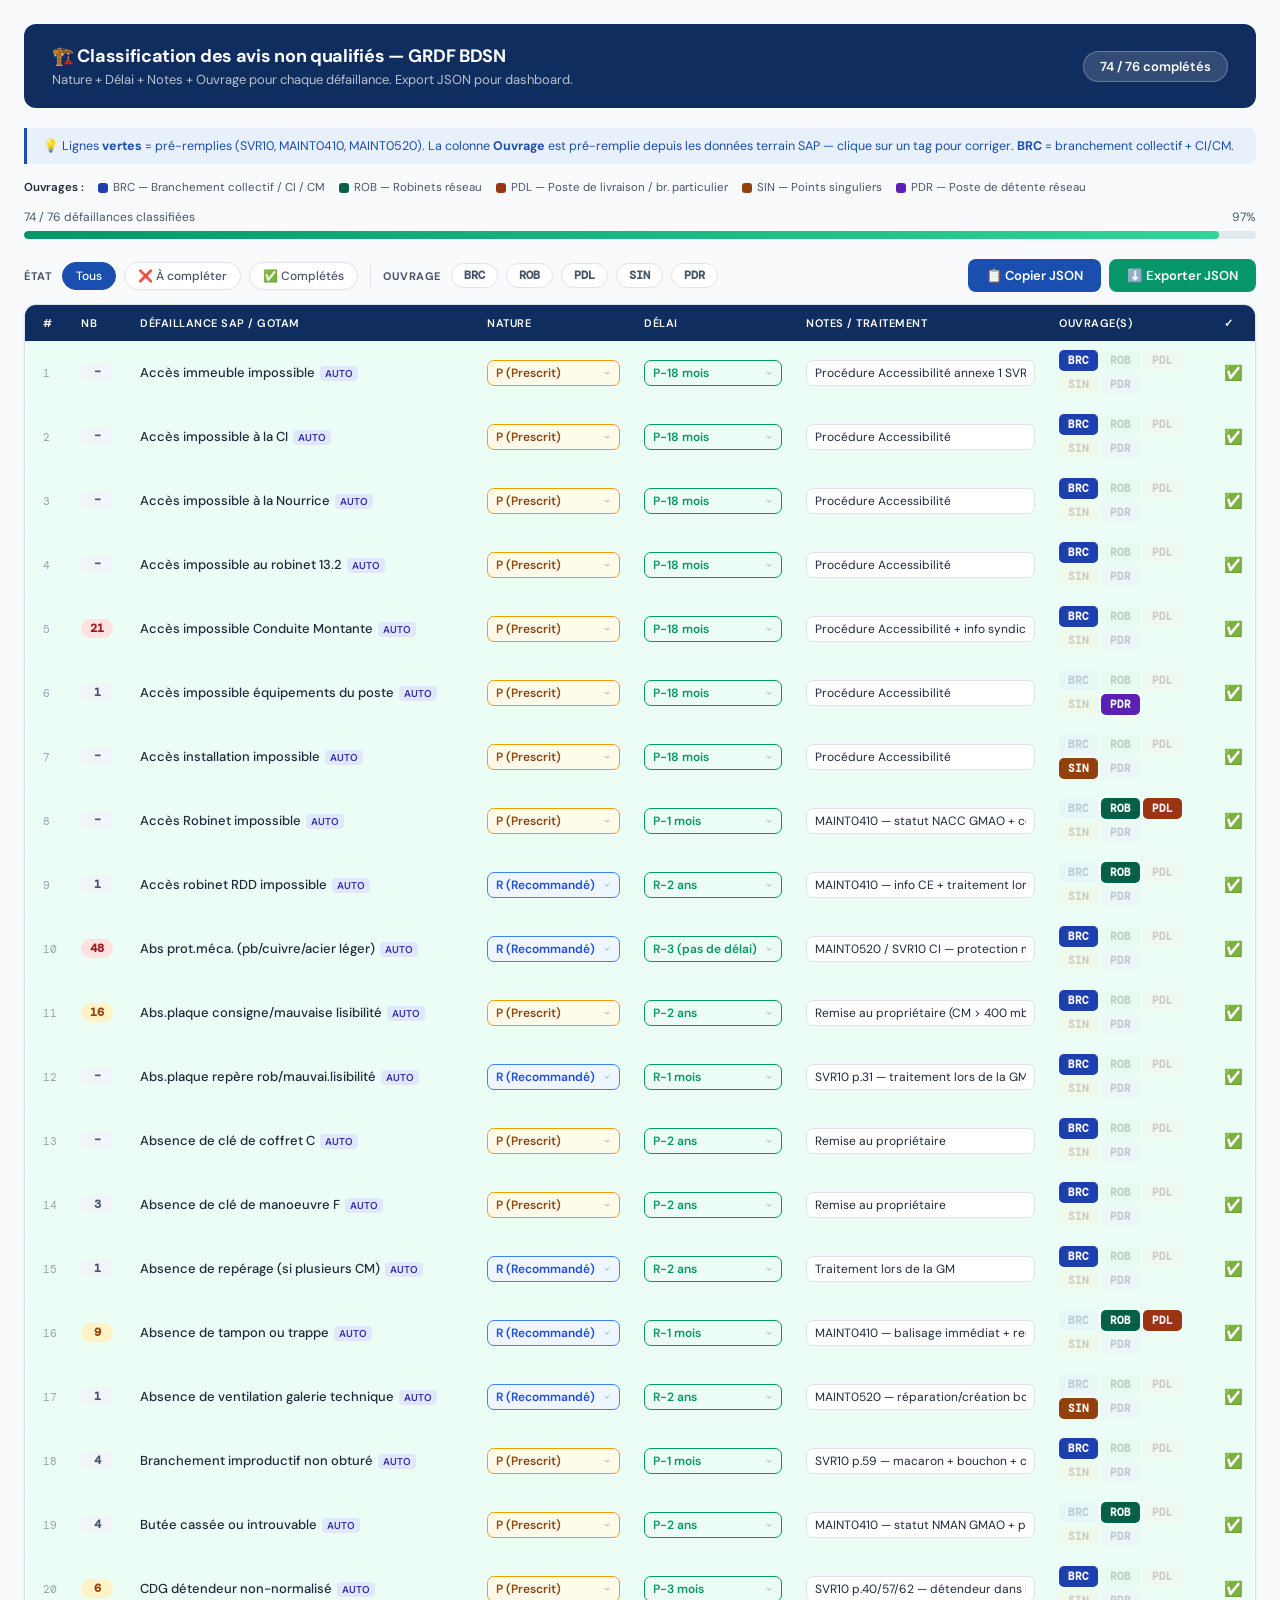
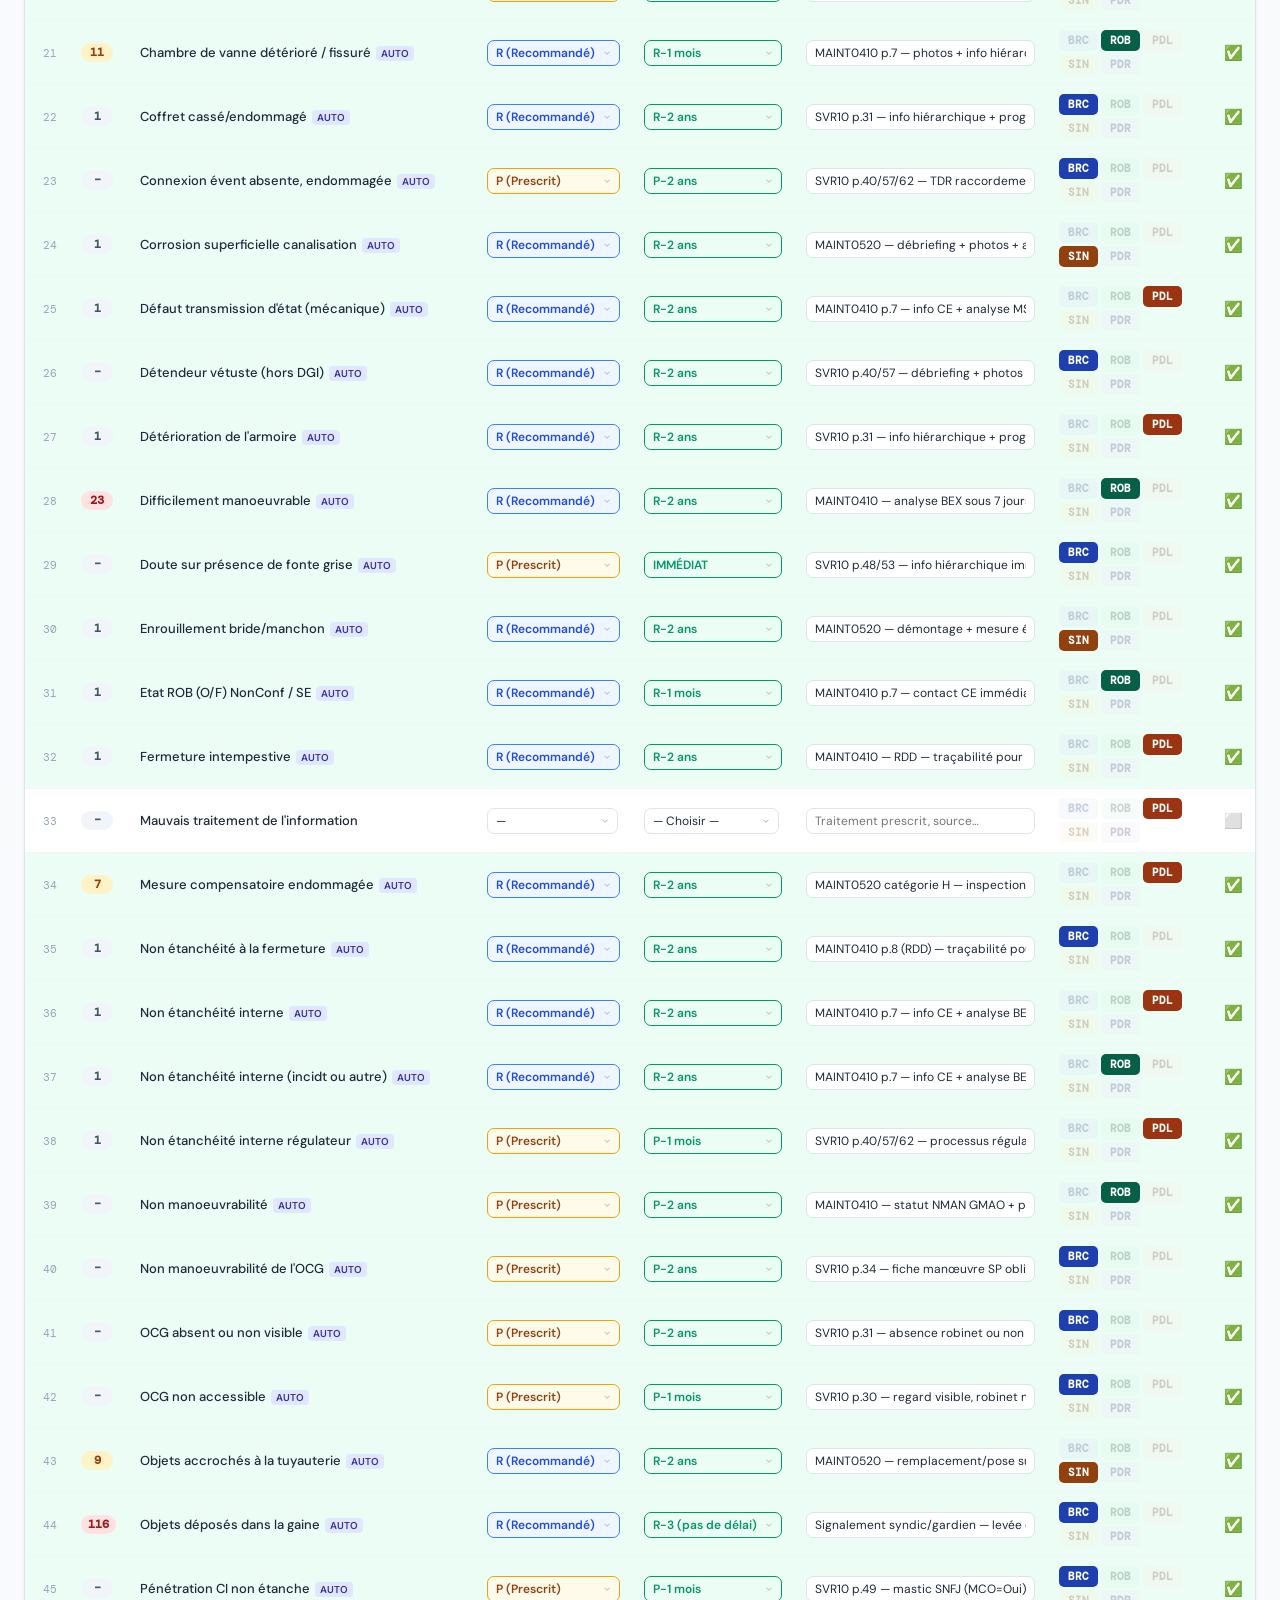
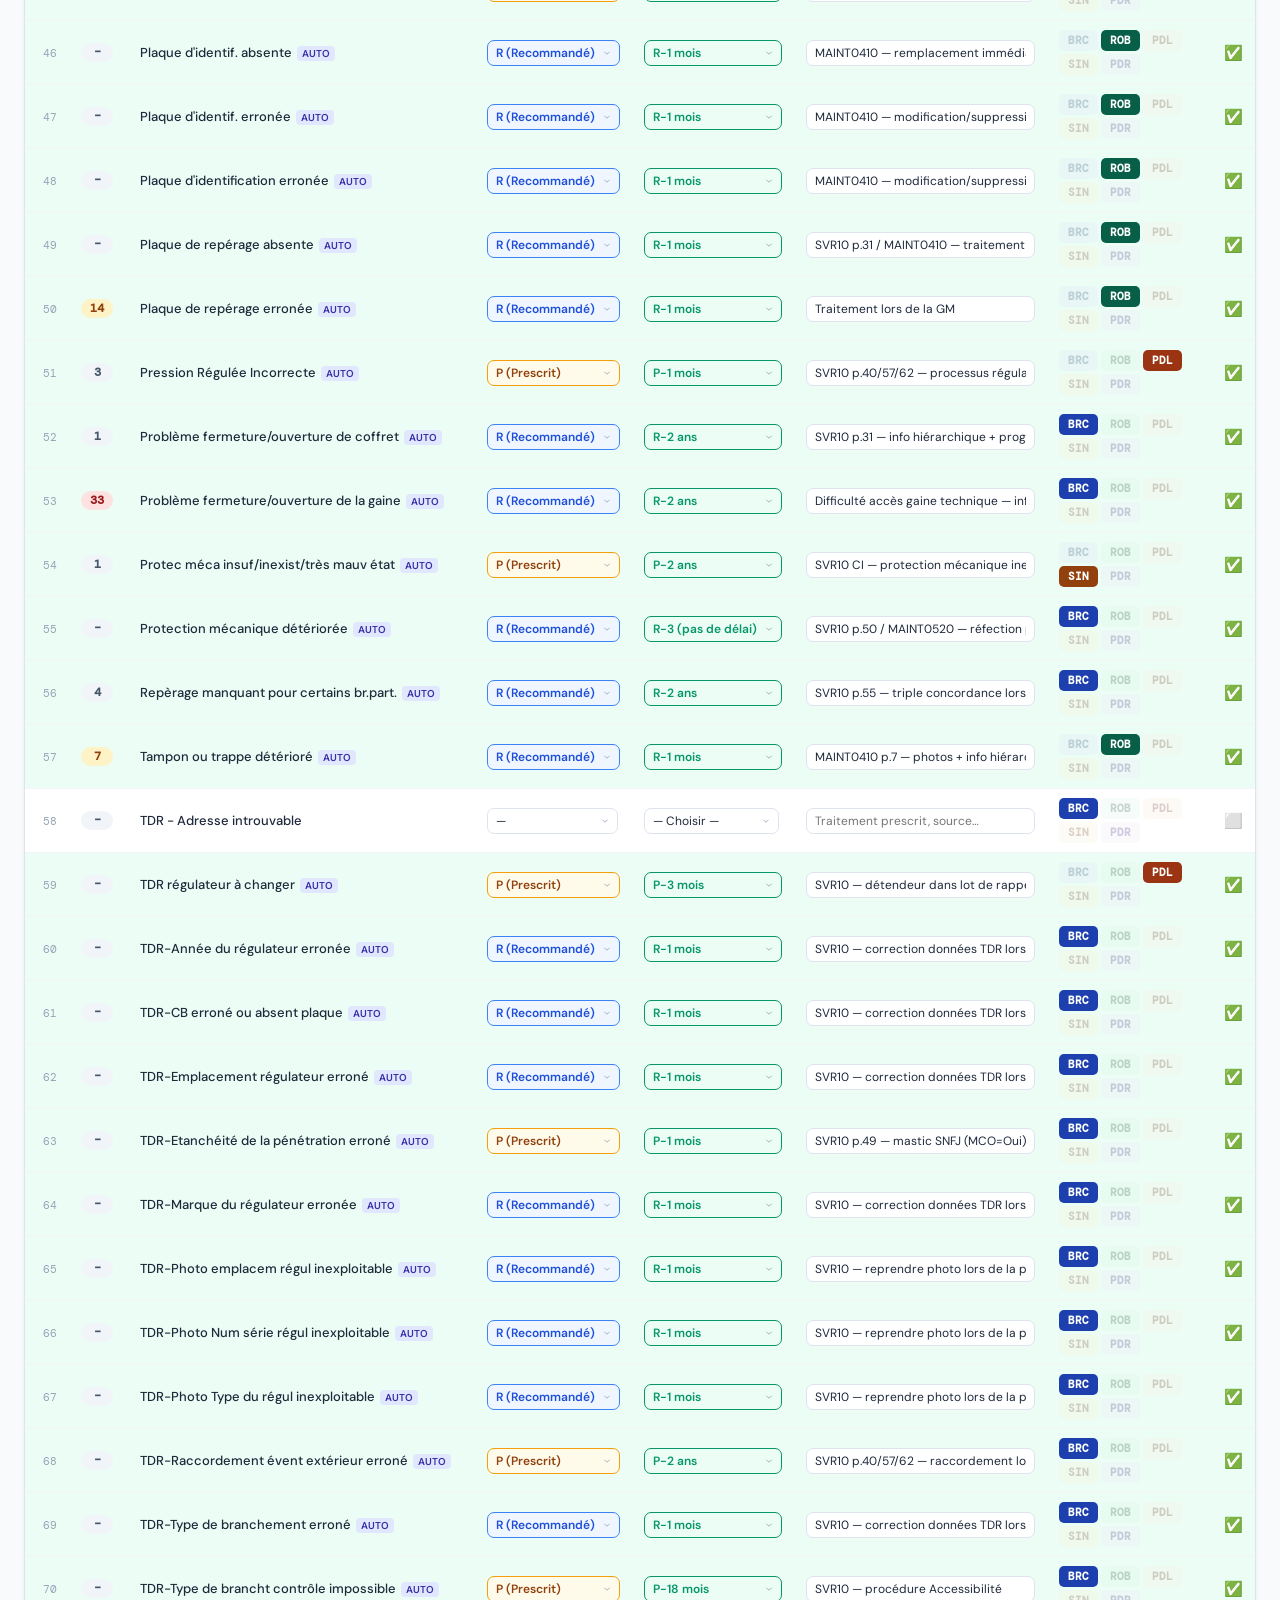
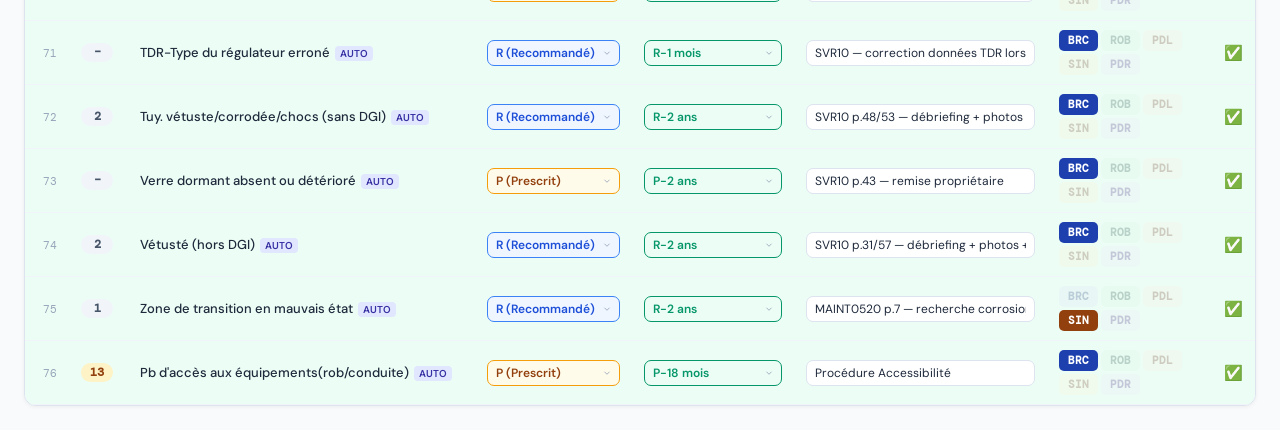
<file: tools/classification_avis.html>
<!DOCTYPE html>
<html lang="fr">
<head>
<meta charset="UTF-8">
<title>Classification des Avis — GRDF</title>
<style>
  @import url('https://fonts.googleapis.com/css2?family=DM+Sans:wght@400;500;600;700&family=DM+Mono:wght@400;500&display=swap');
  :root {
    --blue-dark:#0f2d5e; --blue:#1a4faf; --blue-light:#e8f0fb;
    --green:#059669; --green-bg:#ecfdf5;
    --gray-50:#f8fafc; --gray-100:#f1f5f9; --gray-200:#e2e8f0;
    --gray-400:#94a3b8; --gray-600:#475569; --gray-800:#1e293b;
    --border:#dde3ef;
  }
  *{box-sizing:border-box;margin:0;padding:0;}
  body{font-family:'DM Sans',sans-serif;background:var(--gray-50);color:var(--gray-800);min-height:100vh;padding:24px;}
  header{background:var(--blue-dark);color:white;padding:20px 28px;border-radius:12px;margin-bottom:20px;display:flex;align-items:center;justify-content:space-between;gap:16px;}
  header h1{font-size:18px;font-weight:700;letter-spacing:-.3px;}
  header p{font-size:13px;opacity:.7;margin-top:3px;}
  .badge-total{background:rgba(255,255,255,.15);border:1px solid rgba(255,255,255,.25);border-radius:20px;padding:6px 16px;font-size:13px;font-weight:600;white-space:nowrap;}
  .section-note{background:var(--blue-light);border-left:3px solid var(--blue);padding:10px 16px;border-radius:0 8px 8px 0;font-size:12.5px;color:var(--blue);margin-bottom:16px;}
  .progress-label{font-size:12px;color:var(--gray-600);margin-bottom:6px;display:flex;justify-content:space-between;}
  .progress-bar-wrap{background:var(--gray-200);border-radius:8px;height:8px;margin-bottom:20px;overflow:hidden;}
  .progress-bar-fill{height:100%;background:linear-gradient(90deg,var(--green),#34d399);border-radius:8px;transition:width .4s ease;}
  .toolbar{display:flex;gap:8px;margin-bottom:12px;flex-wrap:wrap;align-items:center;}
  .toolbar-label{font-size:11px;color:var(--gray-600);font-weight:700;text-transform:uppercase;letter-spacing:.5px;margin-right:2px;}
  .toolbar-sep{width:1px;background:var(--border);height:22px;margin:0 4px;}
  .filter-btn{padding:5px 13px;border-radius:20px;border:1.5px solid var(--border);background:white;font-family:'DM Sans',sans-serif;font-size:12px;font-weight:500;cursor:pointer;transition:all .15s;color:var(--gray-600);}
  .filter-btn:hover{border-color:var(--blue);color:var(--blue);}
  .filter-btn.active{background:var(--blue);border-color:var(--blue);color:white;}
  .btn-export{display:inline-flex;align-items:center;gap:8px;background:var(--green);color:white;border:none;border-radius:8px;padding:8px 18px;font-family:'DM Sans',sans-serif;font-size:13px;font-weight:600;cursor:pointer;transition:background .15s;}
  .btn-export:hover{background:#047857;}
  .btn-copy{display:inline-flex;align-items:center;gap:8px;background:var(--blue);color:white;border:none;border-radius:8px;padding:8px 18px;font-family:'DM Sans',sans-serif;font-size:13px;font-weight:600;cursor:pointer;transition:background .15s;}
  .btn-copy:hover{background:#1340a0;}
  .card{background:white;border-radius:12px;border:1px solid var(--border);overflow:hidden;box-shadow:0 1px 4px rgba(0,0,0,.06);}
  table{width:100%;border-collapse:collapse;}
  thead tr{background:var(--blue-dark);color:white;}
  thead th{padding:11px 12px;text-align:left;font-size:11px;font-weight:600;letter-spacing:.5px;text-transform:uppercase;white-space:nowrap;}
  thead th:first-child{padding-left:18px;}
  tbody tr{border-bottom:1px solid var(--gray-100);transition:background .1s;}
  tbody tr:hover{background:var(--gray-50);}
  tbody tr.completed{background:var(--green-bg);}
  tbody tr.completed:hover{background:#d1fae5;}
  td{padding:9px 12px;font-size:13px;vertical-align:middle;}
  td:first-child{padding-left:18px;}
  .freq-badge{display:inline-block;min-width:32px;text-align:center;padding:2px 7px;border-radius:12px;font-size:11.5px;font-weight:700;font-family:'DM Mono',monospace;}
  .freq-high{background:#fee2e2;color:#991b1b;}
  .freq-medium{background:#fef3c7;color:#92400e;}
  .freq-low{background:var(--gray-100);color:var(--gray-600);}
  .defail-text{font-weight:500;font-size:13px;max-width:260px;}
  select{font-family:'DM Sans',sans-serif;font-size:12px;padding:4px 8px;border:1.5px solid var(--border);border-radius:7px;background:white;color:var(--gray-800);cursor:pointer;transition:border-color .15s;appearance:none;background-image:url("data:image/svg+xml,%3Csvg xmlns='http://www.w3.org/2000/svg' width='10' height='10' viewBox='0 0 24 24' fill='none' stroke='%2394a3b8' stroke-width='2'%3E%3Cpath d='M6 9l6 6 6-6'/%3E%3C/svg%3E");background-repeat:no-repeat;background-position:right 7px center;padding-right:24px;}
  select:focus{outline:none;border-color:var(--blue);}
  select.filled{border-color:var(--green);background-color:var(--green-bg);color:var(--green);font-weight:600;}
  select.nature-p{border-color:#f59e0b;background-color:#fffbeb;color:#92400e;font-weight:600;}
  select.nature-r{border-color:#3b82f6;background-color:#eff6ff;color:#1d4ed8;font-weight:600;}
  select.nature-info{border-color:var(--gray-400);background-color:var(--gray-100);color:var(--gray-600);font-weight:600;}
  .delai-select{min-width:125px;}
  .nature-select{min-width:88px;}
  .notes-input{font-family:'DM Sans',sans-serif;font-size:12px;padding:4px 8px;border:1.5px solid var(--border);border-radius:7px;width:100%;min-width:150px;color:var(--gray-800);transition:border-color .15s;}
  .notes-input:focus{outline:none;border-color:var(--blue);}
  .status-icon{font-size:15px;}
  .tag-autofill{display:inline-block;background:#e0e7ff;color:#3730a3;border-radius:4px;padding:1px 5px;font-size:10px;font-weight:600;margin-left:5px;vertical-align:middle;}

  /* Ouvrage tags — 5 types issus des données terrain */
  .ouvrage-cell{display:flex;flex-wrap:wrap;gap:3px;min-width:130px;max-width:165px;}
  .otag{display:inline-flex;align-items:center;padding:3px 8px;border-radius:5px;font-size:10.5px;font-weight:700;cursor:pointer;border:1.5px solid transparent;transition:all .12s;user-select:none;font-family:'DM Mono',monospace;}
  .otag:not(.active){opacity:.25;filter:grayscale(.4);}
  /* BRC = branchement collectif + CI/CM */
  .otag-BRC{background:#dbeafe;color:#1e40af;} .otag-BRC.active{background:#1e40af;color:white;}
  /* ROB = robinets réseau */
  .otag-ROB{background:#d1fae5;color:#065f46;} .otag-ROB.active{background:#065f46;color:white;}
  /* PDL = poste de livraison / branchement particulier */
  .otag-PDL{background:#ffedd5;color:#9a3412;} .otag-PDL.active{background:#9a3412;color:white;}
  /* SIN = points singuliers */
  .otag-SIN{background:#fef3c7;color:#92400e;} .otag-SIN.active{background:#92400e;color:white;}
  /* PDR = poste de détente réseau */
  .otag-PDR{background:#ede9fe;color:#5b21b6;} .otag-PDR.active{background:#5b21b6;color:white;}

  /* Toolbar filter chips */
  .chip-ov{padding:4px 12px;border-radius:20px;border:1.5px solid var(--border);background:white;font-family:'DM Mono',monospace;font-size:11.5px;font-weight:700;cursor:pointer;transition:all .15s;color:var(--gray-600);}
  .chip-ov:hover{border-color:var(--blue);}
  .chip-BRC.on{background:#1e40af;color:white;border-color:#1e40af;}
  .chip-ROB.on{background:#065f46;color:white;border-color:#065f46;}
  .chip-PDL.on{background:#9a3412;color:white;border-color:#9a3412;}
  .chip-SIN.on{background:#92400e;color:white;border-color:#92400e;}
  .chip-PDR.on{background:#5b21b6;color:white;border-color:#5b21b6;}

  .legend{display:flex;gap:14px;flex-wrap:wrap;font-size:11.5px;color:var(--gray-600);margin-bottom:14px;align-items:center;}
  .legend-item{display:flex;align-items:center;gap:5px;}
  .legend-dot{width:10px;height:10px;border-radius:3px;}
</style>
</head>
<body>

<header>
  <div>
    <h1>🏗️ Classification des avis non qualifiés — GRDF BDSN</h1>
    <p>Nature + Délai + Notes + Ouvrage pour chaque défaillance. Export JSON pour dashboard.</p>
  </div>
  <div class="badge-total" id="badge-total">0 / 72 complétés</div>
</header>

<div class="section-note">
  💡 Lignes <strong>vertes</strong> = pré-remplies (SVR10, MAINT0410, MAINT0520). La colonne <strong>Ouvrage</strong> est pré-remplie depuis les données terrain SAP — clique sur un tag pour corriger. <strong>BRC</strong> = branchement collectif + CI/CM.
</div>

<div class="legend">
  <span style="font-weight:600;color:var(--gray-800)">Ouvrages :</span>
  <span class="legend-item"><span class="legend-dot" style="background:#1e40af"></span>BRC — Branchement collectif / CI / CM</span>
  <span class="legend-item"><span class="legend-dot" style="background:#065f46"></span>ROB — Robinets réseau</span>
  <span class="legend-item"><span class="legend-dot" style="background:#9a3412"></span>PDL — Poste de livraison / br. particulier</span>
  <span class="legend-item"><span class="legend-dot" style="background:#92400e"></span>SIN — Points singuliers</span>
  <span class="legend-item"><span class="legend-dot" style="background:#5b21b6"></span>PDR — Poste de détente réseau</span>
</div>

<div class="progress-label">
  <span id="prog-label">Progression</span>
  <span id="prog-pct">0%</span>
</div>
<div class="progress-bar-wrap"><div class="progress-bar-fill" id="progress-bar" style="width:0%"></div></div>

<div class="toolbar">
  <span class="toolbar-label">État</span>
  <button class="filter-btn active" onclick="setFilter('all',event)">Tous</button>
  <button class="filter-btn" onclick="setFilter('todo',event)">❌ À compléter</button>
  <button class="filter-btn" onclick="setFilter('done',event)">✅ Complétés</button>
  <div class="toolbar-sep"></div>
  <span class="toolbar-label">Ouvrage</span>
  <button class="chip-ov chip-BRC" onclick="setOvFilter('BRC',this)">BRC</button>
  <button class="chip-ov chip-ROB" onclick="setOvFilter('ROB',this)">ROB</button>
  <button class="chip-ov chip-PDL" onclick="setOvFilter('PDL',this)">PDL</button>
  <button class="chip-ov chip-SIN" onclick="setOvFilter('SIN',this)">SIN</button>
  <button class="chip-ov chip-PDR" onclick="setOvFilter('PDR',this)">PDR</button>
  <div style="margin-left:auto;display:flex;gap:8px;">
    <button class="btn-copy"   onclick="copyJSON()">📋 Copier JSON</button>
    <button class="btn-export" onclick="exportJSON()">⬇️ Exporter JSON</button>
  </div>
</div>

<div class="card">
<table id="main-table">
  <thead><tr>
    <th style="width:36px">#</th>
    <th style="width:44px">Nb</th>
    <th>Défaillance SAP / GOTAM</th>
    <th style="width:95px">Nature</th>
    <th style="width:135px">Délai</th>
    <th>Notes / traitement</th>
    <th style="width:165px">Ouvrage(s)</th>
    <th style="width:36px">✓</th>
  </tr></thead>
  <tbody id="table-body"></tbody>
</table>
</div>

<script>
// 5 types d'ouvrage issus des données terrain SAP réelles
// BRC = branchement collectif + CI/CM (même code dans poste technique)
const OUVRAGES = ['BRC','ROB','PDL','SIN','PDR'];

// ── Données : ouvrages pré-remplis depuis Classeur1.xlsx ──────────
// Règle : si une anomalie n'apparaît pas dans l'Excel → ouvrage vide (à compléter)
const DEFAILLANCES = [
  // ACCÈS
  {defail:'Accès immeuble impossible',                  freq:0,  nature:'P',delai:'P-18 mois',notes:'Procédure Accessibilité annexe 1 SVR',                                                  ouvrages:['BRC'],              auto:true},
  {defail:'Accès impossible à la CI',                   freq:0,  nature:'P',delai:'P-18 mois',notes:'Procédure Accessibilité',                                                               ouvrages:['BRC'],              auto:true},
  {defail:'Accès impossible à la Nourrice',             freq:0,  nature:'P',delai:'P-18 mois',notes:'Procédure Accessibilité',                                                               ouvrages:['BRC'],              auto:true},
  {defail:'Accès impossible au robinet 13.2',           freq:0,  nature:'P',delai:'P-18 mois',notes:'Procédure Accessibilité',                                                               ouvrages:['BRC'],              auto:true},
  {defail:'Accès impossible Conduite Montante',         freq:21, nature:'P',delai:'P-18 mois',notes:'Procédure Accessibilité + info syndic',                                                 ouvrages:['BRC'],              auto:true},
  {defail:'Accès impossible équipements du poste',      freq:1,  nature:'P',delai:'P-18 mois',notes:'Procédure Accessibilité',                                                               ouvrages:['PDR'],              auto:true},
  {defail:'Accès installation impossible',              freq:0,  nature:'P',delai:'P-18 mois',notes:'Procédure Accessibilité',                                                               ouvrages:['SIN'],              auto:true},
  {defail:'Accès Robinet impossible',                   freq:0,  nature:'P',delai:'P-1 mois', notes:'MAINT0410 — statut NACC GMAO + consigne Carpathe',                                      ouvrages:['ROB','PDL'],        auto:true},
  {defail:'Accès robinet RDD impossible',               freq:1,  nature:'R',delai:'R-2 ans',  notes:'MAINT0410 — info CE + traitement lors de la GM si possible',                            ouvrages:['ROB'],              auto:true},
  // ABSENCE
  {defail:'Abs prot.méca. (pb/cuivre/acier léger)',     freq:48, nature:'R',delai:'R-3',       notes:'MAINT0520 / SVR10 CI — protection mécanique inexistante ou insuffisante',               ouvrages:['BRC'],              auto:true},
  {defail:'Abs.plaque consigne/mauvaise lisibilité',    freq:16, nature:'P',delai:'P-2 ans',  notes:'Remise au propriétaire (CM > 400 mbar ou > 10 logements)',                              ouvrages:['BRC'],              auto:true},
  {defail:'Abs.plaque repère rob/mauvai.lisibilité',    freq:0,  nature:'R',delai:'R-1 mois', notes:'SVR10 p.31 — traitement lors de la GM (MCO=Oui)',                                       ouvrages:['BRC'],              auto:true},
  {defail:'Absence de clé de coffret C',                freq:0,  nature:'P',delai:'P-2 ans',  notes:'Remise au propriétaire',                                                                ouvrages:['BRC'],              auto:true},
  {defail:'Absence de clé de manoeuvre F',              freq:3,  nature:'P',delai:'P-2 ans',  notes:'Remise au propriétaire',                                                                ouvrages:['BRC'],              auto:true},
  {defail:'Absence de repérage (si plusieurs CM)',      freq:1,  nature:'R',delai:'R-2 ans',  notes:'Traitement lors de la GM',                                                              ouvrages:['BRC'],              auto:true},
  {defail:'Absence de tampon ou trappe',                freq:9,  nature:'R',delai:'R-1 mois', notes:'MAINT0410 — balisage immédiat + remplacement programmé',                                ouvrages:['ROB','PDL'],        auto:true},
  {defail:'Absence de ventilation galerie technique',   freq:1,  nature:'R',delai:'R-2 ans',  notes:'MAINT0520 — réparation/création bouche de ventilation',                                 ouvrages:['SIN'],              auto:true},
  // B
  {defail:'Branchement improductif non obturé',         freq:4,  nature:'P',delai:'P-1 mois', notes:'SVR10 p.59 — macaron + bouchon + condamnation OCI (MCO=Oui)',                           ouvrages:['BRC'],              auto:true},
  {defail:'Butée cassée ou introuvable',                freq:4,  nature:'P',delai:'P-2 ans',  notes:'MAINT0410 — statut NMAN GMAO + procédure déblocage + échange BERG',                     ouvrages:['ROB'],              auto:true},
  // C
  {defail:'CDG détendeur non-normalisé',                freq:6,  nature:'P',delai:'P-3 mois', notes:'SVR10 p.40/57/62 — détendeur dans lot de rappel — remplacement immédiat si possible',   ouvrages:['BRC'],              auto:true},
  {defail:'Chambre de vanne détérioré / fissuré',       freq:11, nature:'R',delai:'R-1 mois', notes:'MAINT0410 p.7 — photos + info hiérarchique + programmation',                            ouvrages:['ROB'],              auto:true},
  {defail:'Coffret cassé/endommagé',                    freq:1,  nature:'R',delai:'R-2 ans',  notes:'SVR10 p.31 — info hiérarchique + programmation',                                        ouvrages:['BRC'],              auto:true},
  {defail:'Connexion évent absente, endommagée',        freq:0,  nature:'P',delai:'P-2 ans',  notes:'SVR10 p.40/57/62 — TDR raccordement évent extérieur erroné',                            ouvrages:['BRC'],              auto:true},
  {defail:'Corrosion superficielle canalisation',       freq:1,  nature:'R',delai:'R-2 ans',  notes:'MAINT0520 — débriefing + photos + analyse technique',                                    ouvrages:['SIN'],              auto:true},
  // D
  {defail:'Défaut transmission d\'état (mécanique)',    freq:1,  nature:'R',delai:'R-2 ans',  notes:'MAINT0410 p.7 — info CE + analyse MSG',                                                 ouvrages:['PDL'],              auto:true},
  {defail:'Détendeur vétuste (hors DGI)',               freq:0,  nature:'R',delai:'R-2 ans',  notes:'SVR10 p.40/57 — débriefing + photos + analyse technique',                               ouvrages:['BRC'],              auto:true},
  {defail:'Détérioration de l\'armoire',                freq:1,  nature:'R',delai:'R-2 ans',  notes:'SVR10 p.31 — info hiérarchique + programmation',                                        ouvrages:['PDL'],              auto:true},
  {defail:'Difficilement manoeuvrable',                 freq:23, nature:'R',delai:'R-2 ans',  notes:'MAINT0410 — analyse BEX sous 7 jours + réparation sous 3 mois',                         ouvrages:['ROB'],              auto:true},
  {defail:'Doute sur présence de fonte grise',          freq:0,  nature:'P',delai:'IMMÉDIAT', notes:'SVR10 p.48/53 — info hiérarchique immédiate — processus fonte grise',                    ouvrages:['BRC'],              auto:true},
  // E
  {defail:'Enrouillement bride/manchon',                freq:1,  nature:'R',delai:'R-2 ans',  notes:'MAINT0520 — démontage + mesure épaisseur + réfection',                                  ouvrages:['SIN'],              auto:true},
  {defail:'Etat ROB (O/F) NonConf / SE',                freq:1,  nature:'R',delai:'R-1 mois', notes:'MAINT0410 p.7 — contact CE immédiat + décision CE',                                     ouvrages:['ROB'],              auto:true},
  // F
  {defail:'Fermeture intempestive',                     freq:1,  nature:'R',delai:'R-2 ans',  notes:'MAINT0410 — RDD — traçabilité pour programmation correctif',                             ouvrages:['PDL'],              auto:true},
  // M
  {defail:'Mauvais traitement de l\'information',       freq:0,  nature:'', delai:'',         notes:'',                                                                                      ouvrages:['PDL'],              auto:false},
  {defail:'Mesure compensatoire endommagée',            freq:7,  nature:'R',delai:'R-2 ans',  notes:'MAINT0520 catégorie H — inspection expert + actions correctives',                        ouvrages:['PDL'],              auto:true},
  // N
  {defail:'Non étanchéité à la fermeture',              freq:1,  nature:'R',delai:'R-2 ans',  notes:'MAINT0410 p.8 (RDD) — traçabilité pour programmation correctif',                        ouvrages:['BRC'],              auto:true},
  {defail:'Non étanchéité interne',                     freq:1,  nature:'R',delai:'R-2 ans',  notes:'MAINT0410 p.7 — info CE + analyse BEX/GROP/BERG',                                      ouvrages:['PDL'],              auto:true},
  {defail:'Non étanchéité interne (incidt ou autre)',   freq:1,  nature:'R',delai:'R-2 ans',  notes:'MAINT0410 p.7 — info CE + analyse BEX/GROP/BERG',                                      ouvrages:['ROB'],              auto:true},
  {defail:'Non étanchéité interne régulateur',          freq:1,  nature:'P',delai:'P-1 mois', notes:'SVR10 p.40/57/62 — processus régulateur (HP GRDF)',                                     ouvrages:['PDL'],              auto:true},
  {defail:'Non manoeuvrabilité',                        freq:0,  nature:'P',delai:'P-2 ans',  notes:'MAINT0410 — statut NMAN GMAO + procédure déblocage + échange BERG',                     ouvrages:['ROB'],              auto:true},
  {defail:'Non manoeuvrabilité de l\'OCG',              freq:0,  nature:'P',delai:'P-2 ans',  notes:'SVR10 p.34 — fiche manœuvre SP obligatoire (HP GRDF)',                                  ouvrages:['BRC'],              auto:true},
  // O
  {defail:'OCG absent ou non visible',                  freq:0,  nature:'P',delai:'P-2 ans',  notes:'SVR10 p.31 — absence robinet ou non visibilité regard/coffret',                         ouvrages:['BRC'],              auto:true},
  {defail:'OCG non accessible',                         freq:0,  nature:'P',delai:'P-1 mois', notes:'SVR10 p.30 — regard visible, robinet non accessible',                                    ouvrages:['BRC'],              auto:true},
  {defail:'Objets accrochés à la tuyauterie',           freq:9,  nature:'R',delai:'R-2 ans',  notes:'MAINT0520 — remplacement/pose support + nouvel isolant',                                ouvrages:['SIN'],              auto:true},
  {defail:'Objets déposés dans la gaine',               freq:116,nature:'R',delai:'R-3',       notes:'Signalement syndic/gardien — levée obstacle lors de la prochaine intervention',          ouvrages:['BRC'],              auto:true},
  // P
  {defail:'Pénétration CI non étanche',                 freq:0,  nature:'P',delai:'P-1 mois', notes:'SVR10 p.49 — mastic SNFJ (MCO=Oui)',                                                    ouvrages:['BRC'],              auto:true},
  {defail:'Plaque d\'identif. absente',                 freq:0,  nature:'R',delai:'R-1 mois', notes:'MAINT0410 — remplacement immédiat lors de la GM (MCO=Oui)',                              ouvrages:['ROB'],              auto:true},
  {defail:'Plaque d\'identif. erronée',                 freq:0,  nature:'R',delai:'R-1 mois', notes:'MAINT0410 — modification/suppression plaques (MCO=Oui)',                                 ouvrages:['ROB'],              auto:true},
  {defail:'Plaque d\'identification erronée',           freq:0,  nature:'R',delai:'R-1 mois', notes:'MAINT0410 — modification/suppression plaques (MCO=Oui)',                                 ouvrages:['ROB'],              auto:true},
  {defail:'Plaque de repérage absente',                 freq:0,  nature:'R',delai:'R-1 mois', notes:'SVR10 p.31 / MAINT0410 — traitement lors de la GM (MCO=Oui)',                           ouvrages:['ROB'],              auto:true},
  {defail:'Plaque de repérage erronée',                 freq:14, nature:'R',delai:'R-1 mois', notes:'Traitement lors de la GM',                                                               ouvrages:['ROB'],              auto:true},
  {defail:'Pression Régulée Incorrecte',                freq:3,  nature:'P',delai:'P-1 mois', notes:'SVR10 p.40/57/62 — processus régulateur (HP GRDF)',                                     ouvrages:['PDL'],              auto:true},
  {defail:'Problème fermeture/ouverture de coffret',    freq:1,  nature:'R',delai:'R-2 ans',  notes:'SVR10 p.31 — info hiérarchique + programmation',                                        ouvrages:['BRC'],              auto:true},
  {defail:'Problème fermeture/ouverture de la gaine',   freq:33, nature:'R',delai:'R-2 ans',  notes:'Difficulté accès gaine technique — info syndic + programmation',                         ouvrages:['BRC'],              auto:true},
  {defail:'Protec méca insuf/inexist/très mauv état',   freq:1,  nature:'P',delai:'P-2 ans',  notes:'SVR10 CI — protection mécanique inexistante/insuffisante',                               ouvrages:['SIN'],              auto:true},
  {defail:'Protection mécanique détériorée',            freq:0,  nature:'R',delai:'R-3',       notes:'SVR10 p.50 / MAINT0520 — réfection protection mécanique',                              ouvrages:['BRC'],              auto:true},
  // R
  {defail:'Repèrage manquant pour certains br.part.',   freq:4,  nature:'R',delai:'R-2 ans',  notes:'SVR10 p.55 — triple concordance lors de la maintenance',                                 ouvrages:['BRC'],              auto:true},
  // T - Tampon
  {defail:'Tampon ou trappe détérioré',                 freq:7,  nature:'R',delai:'R-1 mois', notes:'MAINT0410 p.7 — photos + info hiérarchique + programmation',                            ouvrages:['ROB'],              auto:true},
  // T - TDR (tous sous BRC dans les données terrain)
  {defail:'TDR - Adresse introuvable',                  freq:0,  nature:'', delai:'',         notes:'',                                                                                      ouvrages:['BRC'],              auto:false},
  {defail:'TDR régulateur à changer',                   freq:0,  nature:'P',delai:'P-3 mois', notes:'SVR10 — détendeur dans lot de rappel — remplacement immédiat si possible (HP GRDF)',     ouvrages:['PDL'],              auto:true},
  {defail:'TDR-Année du régulateur erronée',            freq:0,  nature:'R',delai:'R-1 mois', notes:'SVR10 — correction données TDR lors de la GM',                                          ouvrages:['BRC'],              auto:true},
  {defail:'TDR-CB erroné ou absent plaque',             freq:0,  nature:'R',delai:'R-1 mois', notes:'SVR10 — correction données TDR lors de la GM',                                          ouvrages:['BRC'],              auto:true},
  {defail:'TDR-Emplacement régulateur erroné',          freq:0,  nature:'R',delai:'R-1 mois', notes:'SVR10 — correction données TDR lors de la GM',                                          ouvrages:['BRC'],              auto:true},
  {defail:'TDR-Etanchéité de la pénétration erroné',    freq:0,  nature:'P',delai:'P-1 mois', notes:'SVR10 p.49 — mastic SNFJ (MCO=Oui)',                                                    ouvrages:['BRC'],              auto:true},
  {defail:'TDR-Marque du régulateur erronée',           freq:0,  nature:'R',delai:'R-1 mois', notes:'SVR10 — correction données TDR lors de la GM',                                          ouvrages:['BRC'],              auto:true},
  {defail:'TDR-Photo emplacem régul inexploitable',     freq:0,  nature:'R',delai:'R-1 mois', notes:'SVR10 — reprendre photo lors de la prochaine visite',                                    ouvrages:['BRC'],              auto:true},
  {defail:'TDR-Photo Num série régul inexploitable',    freq:0,  nature:'R',delai:'R-1 mois', notes:'SVR10 — reprendre photo lors de la prochaine visite',                                    ouvrages:['BRC'],              auto:true},
  {defail:'TDR-Photo Type du régul inexploitable',      freq:0,  nature:'R',delai:'R-1 mois', notes:'SVR10 — reprendre photo lors de la prochaine visite',                                    ouvrages:['BRC'],              auto:true},
  {defail:'TDR-Raccordement évent extérieur erroné',    freq:0,  nature:'P',delai:'P-2 ans',  notes:'SVR10 p.40/57/62 — raccordement lors de la maintenance si possible',                     ouvrages:['BRC'],              auto:true},
  {defail:'TDR-Type de branchement erroné',             freq:0,  nature:'R',delai:'R-1 mois', notes:'SVR10 — correction données TDR lors de la GM',                                          ouvrages:['BRC'],              auto:true},
  {defail:'TDR-Type de brancht contrôle impossible',    freq:0,  nature:'P',delai:'P-18 mois',notes:'SVR10 — procédure Accessibilité',                                                        ouvrages:['BRC'],              auto:true},
  {defail:'TDR-Type du régulateur erroné',              freq:0,  nature:'R',delai:'R-1 mois', notes:'SVR10 — correction données TDR lors de la GM',                                          ouvrages:['BRC'],              auto:true},
  // T - Tuyauterie
  {defail:'Tuy. vétuste/corrodée/chocs (sans DGI)',     freq:2,  nature:'R',delai:'R-2 ans',  notes:'SVR10 p.48/53 — débriefing + photos + analyse technique',                               ouvrages:['BRC'],              auto:true},
  // V
  {defail:'Verre dormant absent ou détérioré',          freq:0,  nature:'P',delai:'P-2 ans',  notes:'SVR10 p.43 — remise propriétaire',                                                      ouvrages:['BRC'],              auto:true},
  {defail:'Vétusté (hors DGI)',                         freq:2,  nature:'R',delai:'R-2 ans',  notes:'SVR10 p.31/57 — débriefing + photos + analyse technique',                               ouvrages:['BRC'],              auto:true},
  // Z
  {defail:'Zone de transition en mauvais état',         freq:1,  nature:'R',delai:'R-2 ans',  notes:'MAINT0520 p.7 — recherche corrosion + réfection revêtement',                            ouvrages:['SIN'],              auto:true},
  // Pb accès
  {defail:'Pb d\'accès aux équipements(rob/conduite)',  freq:13, nature:'P',delai:'P-18 mois',notes:'Procédure Accessibilité',                                                                ouvrages:['BRC'],              auto:true},
];

const DELAIS_OPTIONS = [
  {value:'',label:'— Choisir —'},{value:'IMMÉDIAT',label:'IMMÉDIAT'},
  {value:'P-1 mois',label:'P-1 mois'},{value:'P-3 mois',label:'P-3 mois'},
  {value:'P-18 mois',label:'P-18 mois'},{value:'P-2 ans',label:'P-2 ans'},
  {value:'R-1 mois',label:'R-1 mois'},{value:'R-2 ans',label:'R-2 ans'},
  {value:'R-3',label:'R-3 (pas de délai)'},{value:'N/A',label:'INFO / N/A'},
];
const NATURE_OPTIONS = [
  {value:'',label:'—'},{value:'P',label:'P (Prescrit)'},
  {value:'R',label:'R (Recommandé)'},{value:'INFO',label:'INFO'},
];

let stateFilter='all', ovFilter=null;

function freqClass(n){return n>=20?'freq-high':n>=5?'freq-medium':'freq-low';}

function buildTable(){
  const tbody=document.getElementById('table-body');
  tbody.innerHTML='';
  DEFAILLANCES.forEach((row,i)=>{
    const isDone=row.nature&&row.delai;
    const tr=document.createElement('tr');
    tr.id='row-'+i;
    if(isDone)tr.classList.add('completed');
    const autoTag=row.auto?'<span class="tag-autofill">AUTO</span>':'';
    const nSel=NATURE_OPTIONS.map(o=>`<option value="${o.value}"${row.nature===o.value?' selected':''}>${o.label}</option>`).join('');
    const dSel=DELAIS_OPTIONS.map(o=>`<option value="${o.value}"${row.delai===o.value?' selected':''}>${o.label}</option>`).join('');
    const nCls=row.nature==='P'?'nature-p':row.nature==='R'?'nature-r':row.nature==='INFO'?'nature-info':'';
    const dCls=row.delai?'filled':'';
    const fDisp=row.freq>0?row.freq:'–';
    const ovHTML=OUVRAGES.map(ov=>{
      const act=row.ouvrages&&row.ouvrages.includes(ov)?'active':'';
      return `<span class="otag otag-${ov} ${act}" onclick="toggleOv(${i},'${ov}',this)">${ov}</span>`;
    }).join('');
    tr.innerHTML=`
      <td style="color:var(--gray-400);font-size:11px;font-family:'DM Mono',monospace">${i+1}</td>
      <td><span class="freq-badge ${freqClass(row.freq)}">${fDisp}</span></td>
      <td class="defail-text">${row.defail}${autoTag}</td>
      <td><select class="nature-select ${nCls}" onchange="updateRow(${i},'nature',this.value)">${nSel}</select></td>
      <td><select class="delai-select ${dCls}"  onchange="updateRow(${i},'delai',this.value)">${dSel}</select></td>
      <td><input class="notes-input" type="text" value="${(row.notes||'').replace(/"/g,'&quot;')}" placeholder="Traitement prescrit, source…" oninput="updateRow(${i},'notes',this.value)"></td>
      <td><div class="ouvrage-cell">${ovHTML}</div></td>
      <td class="status-icon">${isDone?'✅':'⬜'}</td>
    `;
    tbody.appendChild(tr);
  });
  applyFilters();
  updateProgress();
}

function toggleOv(i,ov,el){
  const row=DEFAILLANCES[i];
  if(!row.ouvrages)row.ouvrages=[];
  const idx=row.ouvrages.indexOf(ov);
  if(idx===-1){row.ouvrages.push(ov);el.classList.add('active');}
  else{row.ouvrages.splice(idx,1);el.classList.remove('active');}
}
function updateRow(i,field,value){
  DEFAILLANCES[i][field]=value;
  const tr=document.getElementById('row-'+i);
  const isDone=DEFAILLANCES[i].nature&&DEFAILLANCES[i].delai;
  const v=DEFAILLANCES[i].nature;
  tr.querySelector('.nature-select').className='nature-select '+(v==='P'?'nature-p':v==='R'?'nature-r':v==='INFO'?'nature-info':'');
  tr.querySelector('.delai-select').className='delai-select '+(DEFAILLANCES[i].delai?'filled':'');
  tr.querySelector('.status-icon').textContent=isDone?'✅':'⬜';
  if(isDone)tr.classList.add('completed');else tr.classList.remove('completed');
  updateProgress();applyFilters();
}
function setFilter(f,e){
  stateFilter=f;
  document.querySelectorAll('.filter-btn').forEach(b=>b.classList.remove('active'));
  if(e&&e.target)e.target.classList.add('active');
  applyFilters();
}
function setOvFilter(ov,el){
  if(ovFilter===ov){ovFilter=null;document.querySelectorAll('.chip-ov').forEach(b=>b.classList.remove('on'));}
  else{ovFilter=ov;document.querySelectorAll('.chip-ov').forEach(b=>b.classList.remove('on'));el.classList.add('on');}
  applyFilters();
}
function applyFilters(){
  DEFAILLANCES.forEach((row,i)=>{
    const tr=document.getElementById('row-'+i);if(!tr)return;
    const isDone=row.nature&&row.delai;
    let show=true;
    if(stateFilter==='todo'&&isDone)show=false;
    if(stateFilter==='done'&&!isDone)show=false;
    if(ovFilter&&!(row.ouvrages&&row.ouvrages.includes(ovFilter)))show=false;
    tr.style.display=show?'':'none';
  });
}
function updateProgress(){
  const done=DEFAILLANCES.filter(r=>r.nature&&r.delai).length,total=DEFAILLANCES.length,pct=Math.round(done/total*100);
  document.getElementById('progress-bar').style.width=pct+'%';
  document.getElementById('prog-pct').textContent=pct+'%';
  document.getElementById('prog-label').textContent=`${done} / ${total} défaillances classifiées`;
  document.getElementById('badge-total').textContent=`${done} / ${total} complétés`;
}
function buildJSON(){
  const j={'IMMÉDIAT':0,'P-1 mois':30,'P-3 mois':90,'P-18 mois':548,'P-2 ans':730,'R-1 mois':30,'R-2 ans':730,'R-3':null,'N/A':null};
  return JSON.stringify(DEFAILLANCES.filter(r=>r.nature&&r.delai).map(r=>({
    keys:[r.defail.toLowerCase().normalize('NFD').replace(/[\u0300-\u036f]/g,'').replace(/\u0153/g,'oe').replace(/['']/g,"'").replace(/\s+/g,' ').trim()],
    nature:r.nature,delai:r.delai,jours:j[r.delai]??null,
    traitement:r.notes||'—',ouvrages:r.ouvrages||[],
    _source:r.defail,_freq:r.freq
  })),null,2);
}
function exportJSON(){
  const blob=new Blob([buildJSON()],{type:'application/json'});
  const url=URL.createObjectURL(blob),a=document.createElement('a');
  a.href=url;a.download='maint_rules_supplement.json';a.click();URL.revokeObjectURL(url);
}
function copyJSON(){
  navigator.clipboard.writeText(buildJSON()).then(()=>{
    const btn=event.target,orig=btn.textContent;
    btn.textContent='✅ Copié !';setTimeout(()=>btn.textContent=orig,2000);
  });
}
buildTable();
</script>
</body>
</html>
</file>
<file: style.css>
:root {
  --blue:#003189; --blue-mid:#1a4faf; --blue-light:#e8edf7; --blue-pale:#f0f4fc;
  --green:#1b7a3e; --green-light:#d6f0e0;
  --orange:#c95f00; --orange-light:#fdecd8;
  --red:#b91c1c; --red-light:#fde8e8;
  --purple:#6d28d9;
  --gray:#64748b; --gray-light:#f1f5f9; --gray-border:#e2e8f0;
  --text:#1e293b; --text-muted:#64748b; --white:#ffffff;
  --radius:12px; --radius-sm:8px;
  --shadow:0 1px 3px rgba(0,0,0,.07),0 4px 16px rgba(0,49,137,.05);
  --shadow-lg:0 8px 32px rgba(0,49,137,.12);
}

*,*::before,*::after{box-sizing:border-box;margin:0;padding:0;}
body{font-family:'DM Sans',sans-serif;background:#f6f8fd;color:var(--text);min-height:100vh;font-size:14px;line-height:1.5;}

/* ── Header ── */
header{background:var(--blue);padding:0 32px;height:52px;display:flex;align-items:center;
  justify-content:space-between;position:sticky;top:0;z-index:100;box-shadow:0 2px 12px rgba(0,49,137,.3);}
.logo-block{display:flex;align-items:center;gap:14px;}
.logo-img{height:38px;width:auto;object-fit:contain;}
.logo-sep{width:1px;height:32px;background:rgba(255,255,255,.25);}
.header-titles{display:flex;flex-direction:column;}
.header-title{color:#fff;font-weight:600;font-size:15px;}
.header-sub{color:rgba(255,255,255,.6);font-size:11px;letter-spacing:.5px;text-transform:uppercase;}
.header-right{display:flex;align-items:center;gap:14px;}
#file-drop-zone{display:flex;align-items:center;gap:8px;background:rgba(255,255,255,.12);
  border:1.5px dashed rgba(255,255,255,.4);color:#fff;padding:7px 16px;border-radius:var(--radius-sm);
  cursor:pointer;font-size:13px;font-weight:500;transition:all .2s;}
#file-drop-zone:hover{background:rgba(255,255,255,.22);border-color:rgba(255,255,255,.7);}
#file-meta{color:rgba(255,255,255,.65);font-size:11px;font-family:'DM Mono',monospace;}

/* ── Main ── */
main{padding:24px 32px 40px;max-width:1700px;margin:0 auto;}

/* ── Empty state ── */
#empty-state{display:flex;flex-direction:column;align-items:center;justify-content:center;
  min-height:60vh;gap:16px;color:var(--text-muted);text-align:center;}
.empty-icon{background:var(--blue-pale);border-radius:50%;width:90px;height:90px;
  display:flex;align-items:center;justify-content:center;color:var(--blue);}
#empty-state h2{font-size:20px;color:var(--text);font-weight:600;}
#empty-state p{font-size:14px;max-width:380px;}

/* ── Filters ── */
.filters-bar{display:flex;align-items:flex-end;gap:16px;background:var(--white);
  border:1px solid var(--gray-border);border-radius:var(--radius);padding:16px 20px;
  margin-bottom:20px;box-shadow:var(--shadow);flex-wrap:wrap;}
.filter-group{display:flex;flex-direction:column;gap:5px;min-width:160px;}
.filter-group label{font-size:11px;font-weight:600;text-transform:uppercase;letter-spacing:.6px;color:var(--text-muted);}
.filter-group select{background:var(--gray-light);border:1px solid var(--gray-border);
  border-radius:var(--radius-sm);padding:7px 10px;font-family:'DM Sans',sans-serif;
  font-size:13px;color:var(--text);cursor:pointer;outline:none;transition:border-color .2s;}
.filter-group select:focus{border-color:var(--blue-mid);}
.btn-reset{background:none;border:1.5px solid var(--gray-border);border-radius:var(--radius-sm);
  padding:7px 16px;font-family:'DM Sans',sans-serif;font-size:13px;color:var(--text-muted);
  cursor:pointer;align-self:flex-end;transition:all .2s;}
.btn-reset:hover{border-color:var(--blue);color:var(--blue);}

/* Badge date extraction GOTAM */
.extraction-badge{display:flex;align-items:center;gap:6px;margin-left:auto;
  background:var(--blue-pale);border:1px solid var(--blue-light);
  border-radius:var(--radius-sm);padding:6px 14px;white-space:nowrap;}
.extraction-badge svg{color:var(--blue);flex-shrink:0;}
#extraction-date{font-size:12px;font-weight:600;color:var(--blue);font-family:'DM Mono',monospace;}

/* ── KPIs ── */
.kpis{display:grid;grid-template-columns:repeat(auto-fit,minmax(140px,1fr));gap:16px;margin-bottom:20px;}
.kpi{background:var(--white);border-radius:var(--radius);padding:18px 22px;display:flex;
  flex-direction:column;gap:6px;box-shadow:var(--shadow);border-left:4px solid transparent;
  transition:transform .15s,box-shadow .15s;}
.kpi:hover{transform:translateY(-2px);box-shadow:var(--shadow-lg);}
.kpi-blue{border-color:var(--blue);} .kpi-green{border-color:var(--green);}
.kpi-orange{border-color:var(--orange);} .kpi-red{border-color:var(--red);}
.kpi-gray{border-color:var(--gray);}
.kpi-slate{border-color:#475569;}
.kpi-blue-dark{border-color:#1e3a6e;}
.kpi-orange-dark{border-color:#92400e;}
.kpi-purple-dark{border-color:#4c1d95;}
.kpi-value{font-size:30px;font-weight:700;line-height:1;letter-spacing:-1px;}
.kpi-blue .kpi-value{color:var(--blue);} .kpi-green .kpi-value{color:var(--green);}
.kpi-orange .kpi-value{color:var(--orange);} .kpi-red .kpi-value{color:var(--red);}
.kpi-gray .kpi-value{color:var(--gray);}
.kpi-slate .kpi-value{color:#475569;}
.kpi-blue-dark .kpi-value{color:#1e3a6e;}
.kpi-orange-dark .kpi-value{color:#92400e;}
.kpi-purple-dark .kpi-value{color:#4c1d95;}
.kpi-label{font-size:11px;font-weight:500;color:var(--text-muted);text-transform:uppercase;letter-spacing:.5px;}

/* ── Section BRC focus ── */
.kpis-brc{
  display:grid;
  grid-template-columns: 160px repeat(3,1fr);
  gap:14px;
  margin-bottom:20px;
  background:linear-gradient(135deg,#fffbeb 0%,#fef3c7 100%);
  border:1.5px solid #fde68a;
  border-radius:var(--radius);
  padding:16px 20px;
  align-items:stretch;
}
.kpi-brc-header{
  font-size:13px;font-weight:700;color:#92400e;
  text-transform:uppercase;letter-spacing:.6px;
  line-height:1.5;
  display:flex;align-items:center;justify-content:center;
  text-align:center;
}
.kpi-brc-card{
  background:#fff;
  border-radius:10px;
  padding:14px 16px;
  border-left:4px solid #f59e0b;
  box-shadow:0 1px 4px rgba(0,0,0,.08);
  display:flex;flex-direction:column;gap:4px;
  transition:transform .15s,box-shadow .15s;
}
.kpi-brc-card:hover{transform:translateY(-2px);box-shadow:0 4px 12px rgba(0,0,0,.12);}
.kpi-brc-label{font-size:11px;font-weight:700;text-transform:uppercase;letter-spacing:.6px;color:#92400e;}
.kpi-brc-desc{font-size:10px;color:#94a3b8;margin-bottom:4px;}
.kpi-brc-total{font-size:32px;font-weight:700;color:#1e293b;line-height:1;letter-spacing:-1px;}
.kpi-brc-sub{font-size:12px;font-weight:600;margin-top:2px;}
.kpi-brc-ko{color:#b91c1c;}
.kpi-brc-ok{color:#1b7a3e;}

/* ── Chart card ── */
.chart-card{background:var(--white);border-radius:var(--radius);box-shadow:var(--shadow);overflow:hidden;}
.chart-header{padding:14px 20px 0;display:flex;align-items:center;justify-content:space-between;}
.chart-title{font-size:12px;font-weight:700;color:var(--text);text-transform:uppercase;letter-spacing:.5px;}
.chart-legend-hint{font-size:11px;color:var(--text-muted);}
.chart-body{padding:12px 16px 16px;min-height:220px;}
.chart-body-donut{display:flex;align-items:center;justify-content:center;padding:12px 16px 16px;min-height:300px;}
.chart-body-donut canvas{max-width:340px;max-height:340px;width:340px !important;height:340px !important;}
.chart-body-bar{padding:12px 16px 16px;height:320px;}

/* ── Gauges ── */
.gauges-section{margin-bottom:20px;padding-bottom:16px;}
.gauges-grid{display:grid;grid-template-columns:repeat(auto-fill,minmax(170px,1fr));gap:12px;padding:16px 20px;}
.gauge-card{background:var(--gray-light);border-radius:10px;padding:12px 10px 10px;
  display:flex;flex-direction:column;align-items:center;gap:4px;
  transition:transform .15s,box-shadow .15s;border:1px solid var(--gray-border);}
.gauge-card:hover{transform:translateY(-2px);box-shadow:var(--shadow-lg);}
.gauge-title{font-size:11px;font-weight:600;text-align:center;color:var(--text);
  line-height:1.3;min-height:28px;display:flex;align-items:center;justify-content:center;}
.gauge-wrap{display:flex;align-items:center;justify-content:center;width:100%;}
.gauge-canvas{display:block;}
.gauge-pct{font-size:20px;font-weight:700;font-family:'DM Mono',monospace;line-height:1;
  text-align:center;margin-top:-4px;margin-bottom:4px;}
.gauge-meta{display:flex;flex-direction:column;align-items:center;gap:2px;width:100%;}
.gauge-meta span{font-size:10px;color:var(--text-muted);}
.gauge-retard{color:var(--red) !important;font-weight:600;}
.gauge-ok{color:var(--green) !important;}
.gauge-plan-badge{font-size:10px;font-weight:600;text-align:center;}
.gauge-plan-hors{font-size:10px;color:var(--text-muted);font-style:italic;}

/* ── Charts row 3 ── */
.charts-row-2{display:grid;grid-template-columns:1fr 1.5fr;gap:16px;margin-bottom:20px;}

/* ── Table ── */
.table-section{background:var(--white);border-radius:var(--radius);box-shadow:var(--shadow);overflow:hidden;}
.table-header{display:flex;align-items:center;justify-content:space-between;
  padding:14px 20px;border-bottom:1px solid var(--gray-border);flex-wrap:wrap;gap:12px;}
.table-title{font-size:13px;font-weight:700;text-transform:uppercase;letter-spacing:.4px;}

/* ── Boutons export ── */
.btn-pdf{display:flex;align-items:center;gap:7px;background:rgba(255,255,255,.15);
  border:1.5px solid rgba(255,255,255,.5);color:#fff;padding:7px 16px;
  border-radius:var(--radius-sm);font-family:'DM Sans',sans-serif;font-size:13px;
  font-weight:600;cursor:pointer;transition:all .2s;}
.btn-pdf:hover{background:rgba(255,255,255,.28);border-color:#fff;}
.btn-pdf:disabled{opacity:.6;cursor:wait;}

.btn-pptx{display:flex;align-items:center;gap:7px;background:#c43e1c;
  border:1.5px solid rgba(255,255,255,.4);color:#fff;padding:7px 16px;
  border-radius:var(--radius-sm);font-family:'DM Sans',sans-serif;font-size:13px;
  font-weight:600;cursor:pointer;transition:all .2s;}
.btn-pptx:hover{background:#a8341a;border-color:#fff;}
.btn-pptx:disabled{opacity:.6;cursor:wait;}

.btn-excel{display:flex;align-items:center;gap:7px;background:var(--green);
  border:none;color:#fff;padding:7px 14px;border-radius:var(--radius-sm);
  font-family:'DM Sans',sans-serif;font-size:12px;font-weight:600;
  cursor:pointer;transition:all .2s;white-space:nowrap;}
.btn-excel:hover{background:#145f30;}

.table-actions{display:flex;align-items:center;justify-content:space-between;
  flex-wrap:wrap;gap:10px;width:100%;}
.tab-group{display:flex;gap:6px;flex-wrap:wrap;}
.tab-btn{background:var(--gray-light);border:1.5px solid var(--gray-border);
  border-radius:var(--radius-sm);padding:6px 14px;font-family:'DM Sans',sans-serif;
  font-size:12px;font-weight:500;color:var(--text-muted);cursor:pointer;transition:all .2s;}
.tab-btn:hover{border-color:var(--blue-mid);color:var(--blue);}
.tab-btn.active{background:var(--blue);border-color:var(--blue);color:#fff;font-weight:600;}

.table-wrapper{overflow-x:auto;max-height:420px;overflow-y:auto;}
table{width:100%;border-collapse:collapse;font-size:12.5px;}
thead{position:sticky;top:0;z-index:1;}
thead th{background:var(--blue);color:#fff;padding:10px 14px;text-align:left;
  font-weight:600;font-size:11px;text-transform:uppercase;letter-spacing:.5px;white-space:nowrap;}
tbody tr{border-bottom:1px solid var(--gray-border);transition:background .1s;}
tbody tr:hover{background:var(--blue-pale);}
tbody tr:nth-child(even){background:var(--gray-light);}
tbody tr:nth-child(even):hover{background:var(--blue-pale);}
tbody td{padding:8px 14px;color:var(--text);white-space:nowrap;}
/* ── Badges nature ── */
.badge-nature{display:inline-block;padding:2px 8px;border-radius:20px;
  font-size:10px;font-weight:600;white-space:nowrap;}
.badge-nature-prev {background:#dbeafe;color:#1e40af;}
.badge-nature-cor  {background:#fdecd8;color:#c95f00;}
.badge-nature-exp  {background:#f1f5f9;color:#475569;}
.badge-nature-autre{background:#f1f5f9;color:#94a3b8;}
.num-sap{font-weight:600;color:var(--blue);letter-spacing:.3px;}
.ordre-libelle{color:var(--text-muted);font-size:10.5px;max-width:320px;overflow:hidden;text-overflow:ellipsis;}

/* ── Badges ── */
.badge-statut{display:inline-block;padding:2px 8px;border-radius:20px;
  font-size:10.5px;font-weight:600;font-family:'DM Mono',monospace;}
.badge-term{background:#d1fae5;color:#065f46;}
.badge-ano{background:#fde8d8;color:#9a3412;}
.badge-acti{background:var(--red-light);color:var(--red);}
.badge-epr{background:var(--orange-light);color:var(--orange);}
.badge-prg{background:#fef9c3;color:#854d0e;}
.kpi-purple{border-color:var(--purple);}
.kpi-purple .kpi-value{color:var(--purple);}

/* ── Badge statut ordre ── */
.badge-so{display:inline-block;padding:2px 8px;border-radius:20px;
  font-size:10px;font-weight:600;white-space:nowrap;}
.so-lance{background:#fef9c3;color:#854d0e;}
.so-clotec{background:#d1fae5;color:#065f46;}
.so-clocom{background:#dbeafe;color:#1e40af;}

/* ── Footer ── */
footer{text-align:center;padding:18px 32px;color:var(--text-muted);font-size:11px;
  display:flex;justify-content:space-between;border-top:1px solid var(--gray-border);
  max-width:1700px;margin:0 auto;}

/* ── Responsive ── */
@media(max-width:1100px){
  .kpis{grid-template-columns:repeat(3,1fr);}
  .charts-row-2{grid-template-columns:1fr;}
}
@media(max-width:700px){
  header{padding:0 16px;} main{padding:16px;}
  .kpis{grid-template-columns:1fr 1fr;}
  .filters-bar{flex-direction:column;align-items:stretch;}
  .gauges-grid{grid-template-columns:repeat(2,1fr);}
}

/* ── Plan d'activité ── */
.plan-section{margin-bottom:20px;padding-bottom:20px;}
.plan-header-left{display:flex;flex-direction:column;gap:3px;}
.plan-header-right{display:flex;align-items:center;gap:12px;}
.plan-scope{font-size:10.5px;color:var(--text-muted);font-style:italic;letter-spacing:.3px;}

/* Boutons zoom */
.plan-zoom-group{display:flex;gap:4px;align-items:center;}
.plan-zoom-btn{background:var(--gray-light);border:1.5px solid var(--gray-border);
  border-radius:6px;padding:4px 11px;font-family:'DM Sans',sans-serif;
  font-size:11px;font-weight:600;color:var(--text-muted);cursor:pointer;transition:all .15s;}
.plan-zoom-btn:hover{border-color:var(--blue-mid);color:var(--blue);}
.plan-zoom-btn.active{background:var(--blue);border-color:var(--blue);color:#fff;}

/* Alerte */
.plan-alert{padding:7px 16px;border-radius:var(--radius-sm);font-size:12px;
  display:flex;align-items:center;gap:6px;max-width:520px;line-height:1.4;}
.plan-alert-ok     {background:var(--green-light);color:var(--green);border:1px solid #b2e0c4;}
.plan-alert-warn   {background:var(--orange-light);color:var(--orange);border:1px solid #f7d3ab;}
.plan-alert-danger {background:var(--red-light);color:var(--red);border:1px solid #f5c2c2;}

/* KPIs plan */
.plan-kpis{display:grid;grid-template-columns:repeat(4,1fr);gap:14px;padding:16px 20px 4px;}
.plan-kpi{background:var(--gray-light);border-radius:var(--radius-sm);padding:14px 18px;
  display:flex;flex-direction:column;gap:4px;border:1px solid var(--gray-border);}
.plan-kpi-value{font-size:26px;font-weight:700;color:var(--blue);font-family:'DM Mono',monospace;
  letter-spacing:-0.5px;line-height:1;}
.plan-kpi-green{color:var(--green)!important;}
.plan-kpi-label{font-size:10.5px;font-weight:500;color:var(--text-muted);
  text-transform:uppercase;letter-spacing:.4px;line-height:1.3;}

/* Graphique courbe — un peu plus haut pour les labels mois */
.plan-chart-wrap{padding:8px 20px 16px;height:290px;position:relative;}
.plan-chart-wrap canvas{width:100%!important;height:100%!important;}

/* ══════════════════════════════════════════
   ONGLETS MODE PRÉVENTIF / CORRECTIF
══════════════════════════════════════════ */
.mode-tabs-bar{
  display:flex;align-items:center;justify-content:space-between;
  background:var(--white);border:1px solid var(--gray-border);
  border-radius:var(--radius);padding:10px 16px;margin-bottom:20px;
  box-shadow:var(--shadow);flex-wrap:wrap;gap:12px;
}
.mode-tabs{display:flex;gap:6px;background:var(--gray-light);
  border-radius:10px;padding:4px;}
.mode-tab{display:flex;align-items:center;gap:7px;padding:8px 20px;
  border:none;border-radius:8px;font-family:'DM Sans',sans-serif;
  font-size:13px;font-weight:600;color:var(--text-muted);cursor:pointer;
  background:transparent;transition:all .2s;}
.mode-tab:hover{color:var(--text);background:rgba(255,255,255,.7);}
.mode-tab.active{background:var(--white);color:var(--blue);
  box-shadow:0 1px 4px rgba(0,49,137,.15);}
.mode-tab-count{background:var(--blue-light);color:var(--blue);
  font-size:10px;font-weight:700;padding:2px 7px;border-radius:20px;
  font-family:'DM Mono',monospace;}
.mode-tab.active .mode-tab-count{background:var(--blue);color:#fff;}
.mode-tab-count-cor{background:#fdecd8;color:var(--orange);}
#tab-cor.active .mode-tab-count{background:var(--orange);color:#fff;}
#tab-cor.active{color:var(--orange);}

.mode-tabs-right{display:flex;align-items:center;gap:12px;flex-wrap:wrap;}
.filter-inline-group{display:flex;flex-direction:column;gap:3px;}
.filter-inline-group label{font-size:10px;font-weight:700;text-transform:uppercase;
  letter-spacing:.6px;color:var(--text-muted);}
.filter-inline-group select{background:var(--gray-light);border:1px solid var(--gray-border);
  border-radius:var(--radius-sm);padding:5px 10px;font-family:'DM Sans',sans-serif;
  font-size:12px;color:var(--text);cursor:pointer;outline:none;}
.filter-inline-group select:focus{border-color:var(--blue-mid);}
.btn-reset-sm{background:none;border:1.5px solid var(--gray-border);border-radius:var(--radius-sm);
  padding:6px 14px;font-family:'DM Sans',sans-serif;font-size:12px;color:var(--text-muted);
  cursor:pointer;align-self:flex-end;transition:all .2s;white-space:nowrap;}
.btn-reset-sm:hover{border-color:var(--blue);color:var(--blue);}

/* ══════════════════════════════════════════
   VUE CORRECTIF
══════════════════════════════════════════ */
.kpis-cor .kpi-red .kpi-value{color:var(--red);}
.charts-row-3{display:grid;grid-template-columns:1fr 1.4fr 1fr;gap:16px;margin-bottom:20px;}

/* Tranches ancienneté */
.cor-tranches{display:grid;grid-template-columns:repeat(3,1fr);gap:8px;padding:12px 16px 8px;}
.cor-tranche{border-radius:var(--radius-sm);padding:12px;text-align:center;
  display:flex;flex-direction:column;gap:3px;}
.cor-tranche-low   {background:#fef9c3;border:1px solid #fde047;}
.cor-tranche-warn  {background:var(--orange-light);border:1px solid #f7d3ab;}
.cor-tranche-danger{background:var(--red-light);border:1px solid #f5c2c2;}
.cor-tranche-val{font-size:26px;font-weight:700;font-family:'DM Mono',monospace;line-height:1;}
.cor-tranche-low    .cor-tranche-val{color:#854d0e;}
.cor-tranche-warn   .cor-tranche-val{color:var(--orange);}
.cor-tranche-danger .cor-tranche-val{color:var(--red);}
.cor-tranche-pct{font-size:12px;font-weight:600;color:var(--text-muted);}
.cor-tranche-label{font-size:10px;font-weight:700;text-transform:uppercase;
  letter-spacing:.5px;color:var(--text-muted);margin-top:2px;}

/* Badge ancienneté dans le tableau */
.badge-anciennete{display:inline-block;padding:2px 8px;border-radius:20px;
  font-size:10px;font-weight:600;white-space:nowrap;}
.badge-anc-ok     {background:#d1fae5;color:#065f46;}
.badge-anc-low    {background:#fef9c3;color:#854d0e;}
.badge-anc-warn   {background:var(--orange-light);color:var(--orange);}
.badge-anc-danger {background:var(--red-light);color:var(--red);}

@media(max-width:1100px){.charts-row-3{grid-template-columns:1fr 1fr;}}
@media(max-width:700px){.charts-row-3{grid-template-columns:1fr;}.mode-tabs-bar{flex-direction:column;}}



/* ── Bouton Avis PM dans le header ── */
#file-avis-drop-zone{
  display:flex;align-items:center;gap:8px;
  background:rgba(185,28,28,.18);
  border:1.5px dashed rgba(255,160,160,.5);
  color:rgba(255,210,210,.9);padding:7px 14px;
  border-radius:var(--radius-sm);cursor:pointer;
  font-size:12px;font-weight:500;transition:all .2s;white-space:nowrap;
}
#file-avis-drop-zone:hover{background:rgba(185,28,28,.35);border-color:rgba(255,160,160,.85);color:#fff;}
#file-avis-drop-zone.loaded{background:rgba(27,122,62,.25);border-color:rgba(110,220,140,.6);color:rgba(200,255,215,.9);}

/* ── Onglet Avis PM ── */
.mode-tab-count-avis{background:#fde8e8;color:var(--red);}
.mode-tab-avis.active{color:var(--red);}
.mode-tab-avis.active .mode-tab-count{background:var(--red);color:#fff;}

/* ── Vue Anomalies : compacité et priorité au listing ── */
#view-avis #avis-content{display:flex;flex-direction:column;gap:10px;}
#view-avis .kpis{margin-bottom:8px;}
#view-avis .kpis-brc{margin-bottom:8px;padding:12px 16px;}
#view-avis .kpi{padding:14px 16px;}
#view-avis .kpi-value{font-size:26px;}
#view-avis .kpi-brc-total{font-size:28px;}

.avis-charts-row{display:grid;grid-template-columns:1fr 1fr;gap:12px;margin-bottom:0;}
#view-avis .avis-charts-row .chart-header{padding:10px 14px 0;}
#view-avis .avis-charts-row .chart-body-donut{min-height:210px;padding:8px 12px 12px;}
#view-avis .avis-charts-row .chart-body-donut canvas{
  max-width:220px;max-height:220px;width:220px !important;height:220px !important;
}
#view-avis .avis-charts-row .chart-body-bar{height:210px;padding:8px 12px 12px;}

#avis-filters-panel .chart-header{padding:10px 14px 0;}
#avis-filters-panel .filter-inline-group label{margin-bottom:2px;}
#avis-filters-panel label{font-size:12px;color:#334155;}

#view-avis .avis-focus-row{
  display:grid;
  grid-template-columns:1fr 1fr;
  gap:12px;
  margin-bottom:0;
}
#view-avis .avis-focus-row .avis-focus-block{
  margin-bottom:0;
  padding:10px 12px;
  grid-template-columns:120px repeat(3,minmax(0,1fr));
}
#view-avis .avis-focus-row .kpi-brc-card{padding:10px 12px;}
#view-avis .avis-focus-row .kpi-brc-total{font-size:24px;}
#view-avis .avis-focus-row .kpi-brc-desc{font-size:9.5px;}

#view-avis .table-section{margin-top:2px;}
#view-avis .table-header{
  padding:10px 14px;
  flex-wrap:nowrap;
}
#view-avis .table-header .table-title{
  flex:1 1 auto;
  margin-right:12px;
}
#view-avis .table-header .table-actions{
  width:auto;
  flex:0 0 auto;
  justify-content:flex-end;
}
#view-avis .table-wrapper{
  max-height:min(68vh,760px);
  overflow-y:auto;
  overflow-x:auto;
}

@media(max-width:1100px){
  .avis-charts-row{grid-template-columns:1fr;}
  #view-avis .avis-focus-row{grid-template-columns:1fr;}
  #view-avis .avis-focus-row .avis-focus-block{grid-template-columns:110px repeat(3,minmax(0,1fr));}
  #view-avis .avis-charts-row .chart-body-donut{min-height:190px;}
  #view-avis .avis-charts-row .chart-body-bar{height:190px;}
}

/* ── Badges priorité avis ── */
.badge-prio{display:inline-block;padding:2px 8px;border-radius:20px;
  font-size:10px;font-weight:700;white-space:nowrap;}
.prio-f0   {background:#fde8e8;color:#7f1d1d;border:1px solid #fca5a5;}
.prio-p1   {background:#fed7aa;color:#7c2d12;}
.prio-p2   {background:#fef9c3;color:#713f12;}
.prio-r1   {background:#dbeafe;color:#1e40af;}
.prio-r2   {background:#ede9fe;color:#5b21b6;}
.prio-r3   {background:#f0f9ff;color:#075985;}
.prio-autre{background:var(--gray-light);color:var(--gray);}

/* ── Badges conformité MAINT0910 ── */
.badge-conf{display:inline-block;padding:2px 8px;border-radius:20px;font-size:10px;font-weight:600;white-space:nowrap;}
.conf-ok  {background:var(--green-light);color:var(--green);}
.conf-ko  {background:var(--red-light);color:var(--red);}
.conf-info{background:var(--blue-light);color:var(--blue-mid);}
.conf-nf  {background:#fef9c3;color:#854d0e;}
.conf-unk {background:var(--gray-light);color:var(--gray);}

/* ── Badges OT lié ── */
.badge-ot-lie{display:inline-block;padding:2px 8px;border-radius:4px;
  font-size:10px;font-weight:700;font-family:'DM Mono',monospace;
  background:#dbeafe;color:#1d4ed8;border:1px solid #93c5fd;
  cursor:pointer;transition:background .15s;}
.badge-ot-lie:hover{background:#bfdbfe;border-color:#60a5fa;}
.badge-ot-ext{display:inline-block;padding:2px 8px;border-radius:4px;
  font-size:10px;font-family:'DM Mono',monospace;font-weight:600;
  background:#fef9c3;color:#854d0e;border:1px solid #fde047;
  cursor:default;}
.no-ot{color:#94a3b8;font-size:11px;font-style:italic;}

/* Highlight ligne OT après navigation depuis avis */
@keyframes otHighlight {
  0%   { background:#fef08a; }
  70%  { background:#fef08a; }
  100% { background:transparent; }
}
tr.ot-highlight { animation: otHighlight 3s ease forwards; }

/* ── Ancienneté critique ── */
.age-crit{color:var(--red)!important;font-weight:700;}
.age-warn{color:var(--orange)!important;font-weight:600;}

/* ── Tri colonnes ── */
thead th.sortable {
  cursor: pointer;
  user-select: none;
  position: relative;
  padding-right: 22px;
  transition: background .15s;
}
thead th.sortable:hover { background: #1a4faf; }
thead th.sortable::after {
  content: '⇅';
  position: absolute;
  right: 6px;
  opacity: .45;
  font-size: 10px;
}
thead th.sort-asc::after  { content: '↑'; opacity: 1; }
thead th.sort-desc::after { content: '↓'; opacity: 1; }

/* Barre de recherche dans le tableau */
.table-search-bar {
  display: flex;
  align-items: center;
  gap: 8px;
  padding: 8px 20px;
  border-bottom: 1px solid var(--gray-border);
  background: var(--gray-light);
}
.table-search-input {
  flex: 1;
  border: 1.5px solid var(--gray-border);
  border-radius: var(--radius-sm);
  padding: 5px 12px;
  font-family: 'DM Sans', sans-serif;
  font-size: 12px;
  color: var(--text);
  background: var(--white);
  outline: none;
  transition: border-color .2s;
}
.table-search-input:focus { border-color: var(--blue-mid); }
.table-search-clear {
  background: none;
  border: 1.5px solid var(--gray-border);
  border-radius: var(--radius-sm);
  padding: 5px 10px;
  font-size: 11px;
  color: var(--text-muted);
  cursor: pointer;
  transition: all .15s;
  white-space: nowrap;
}
.table-search-clear:hover { border-color: var(--red); color: var(--red); }
.table-result-count {
  font-size: 11px;
  color: var(--text-muted);
  white-space: nowrap;
  font-family: 'DM Mono', monospace;
}

/* ══════════════════════════════════════════════════════════════
   GRAND ÉCRAN TACTILE — 55" / 85" (≥ 1600px)
   Optimisé pour affichage mural et interaction tactile
   ══════════════════════════════════════════════════════════════ */
</file>
